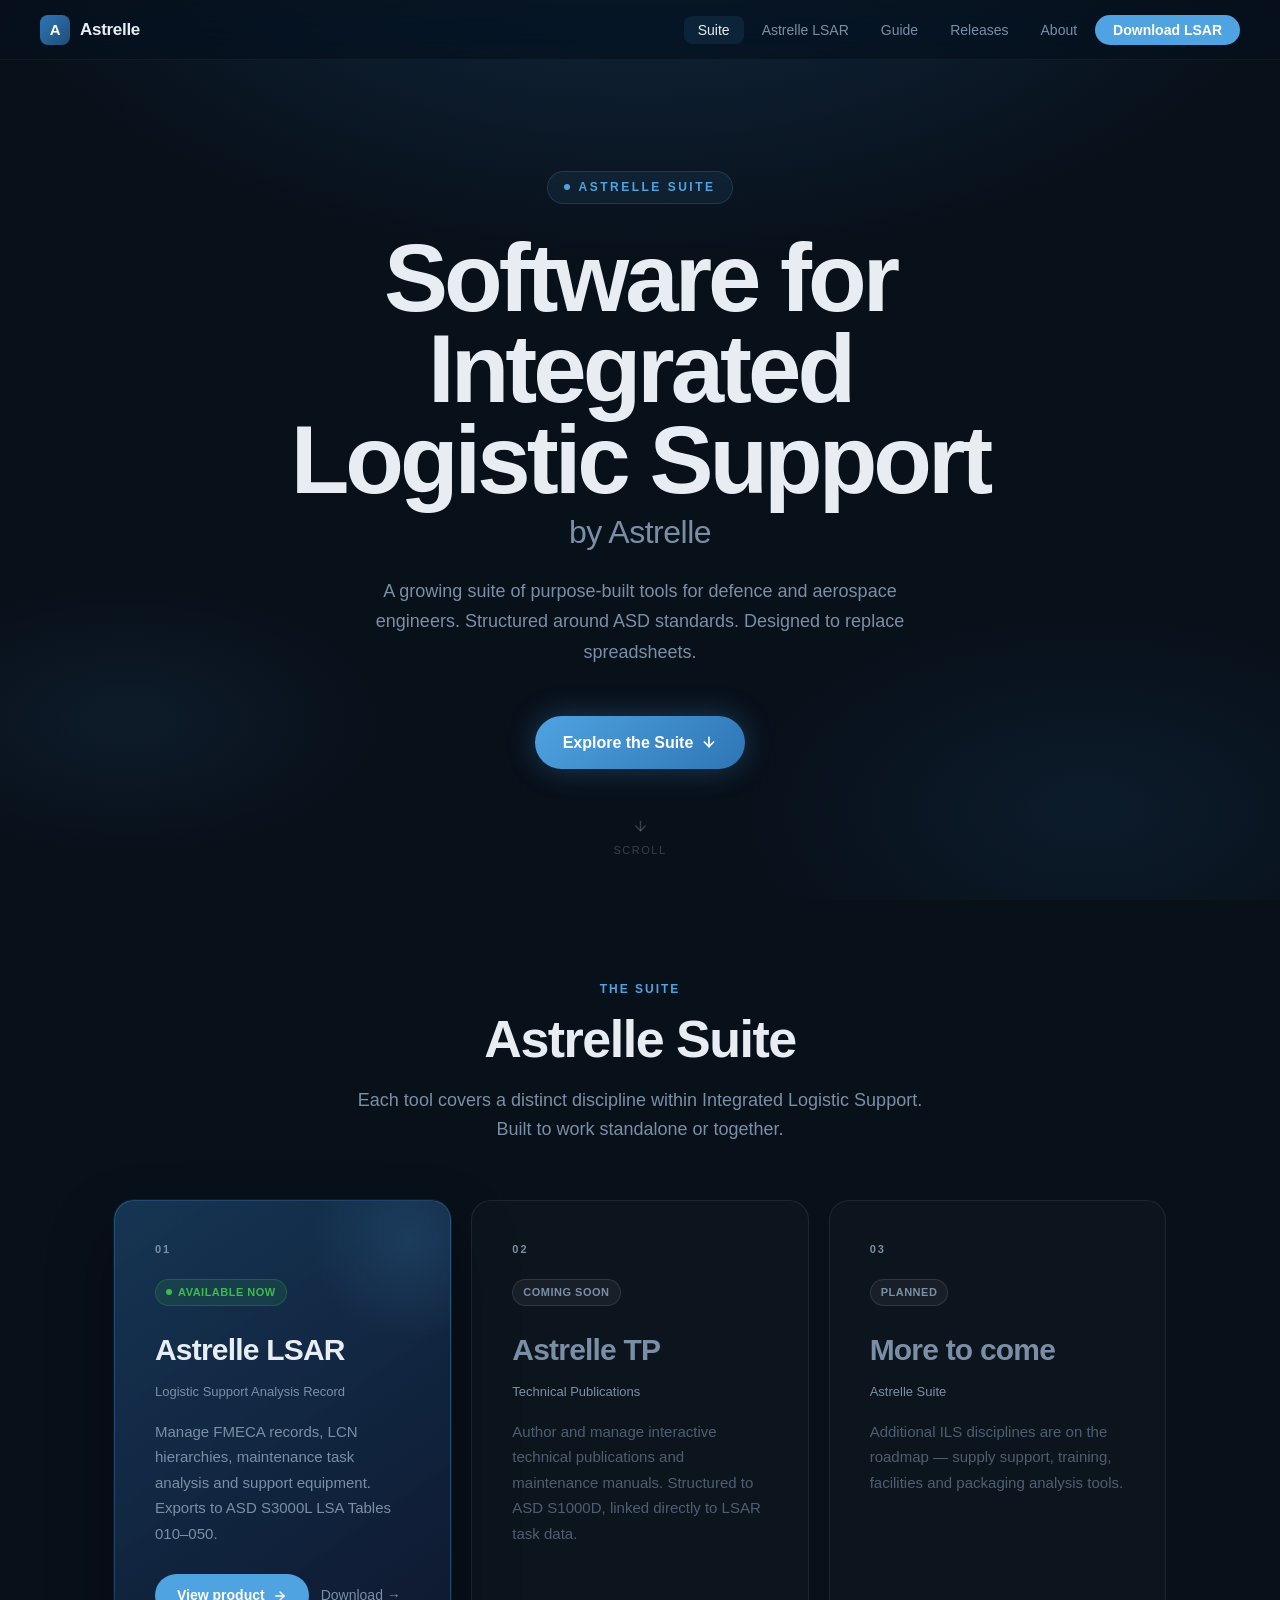
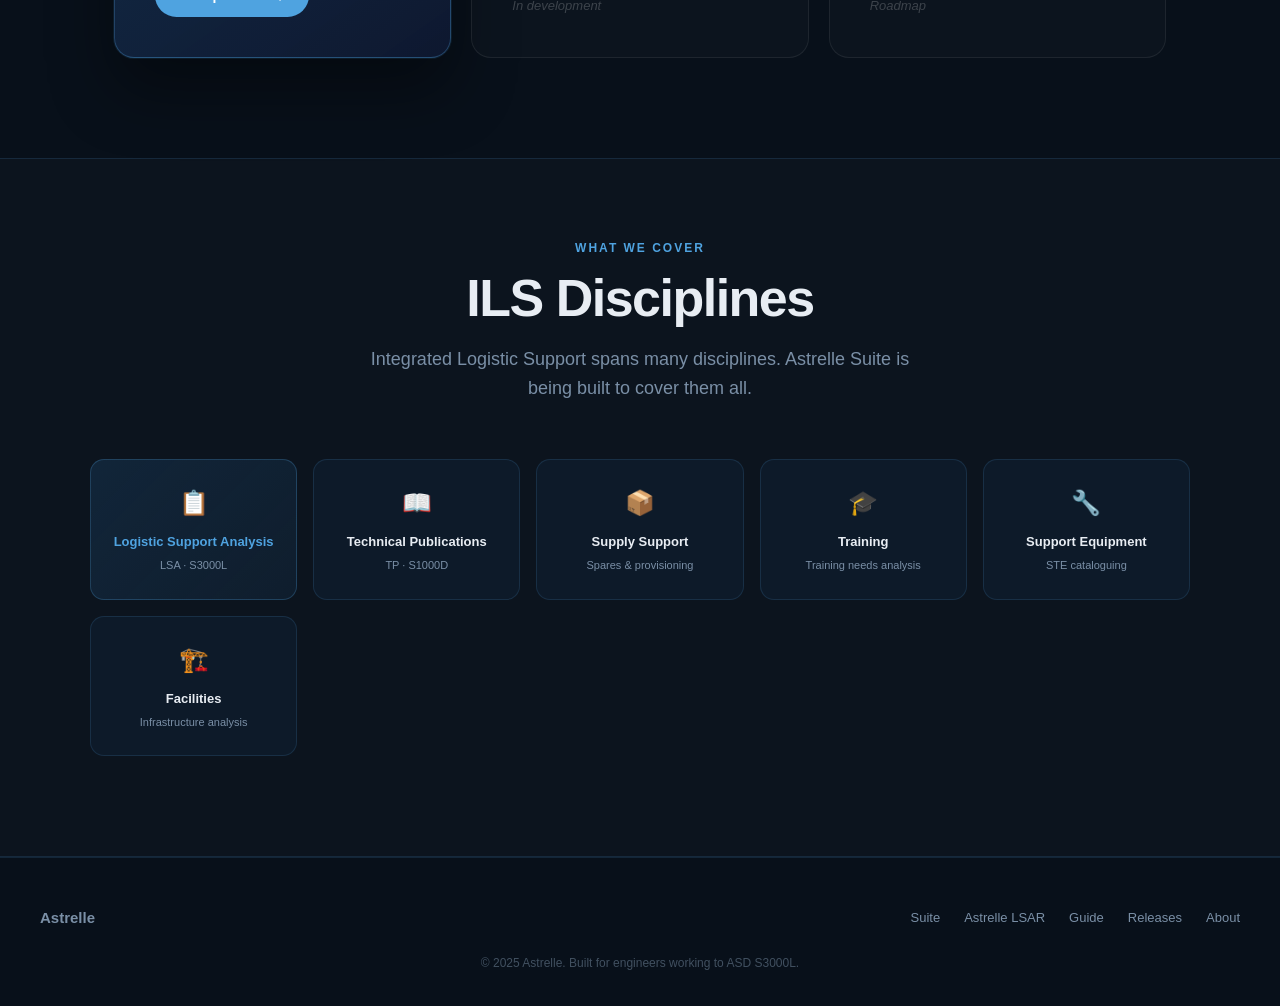
<file: index.html>
<!DOCTYPE html>
<html lang="en">
<head>
  <meta charset="UTF-8">
  <meta name="viewport" content="width=device-width, initial-scale=1.0">
  <title>Astrelle — Software for Integrated Logistic Support</title>
  <link rel="stylesheet" href="css/style.css">
  <style>
    /* ── Suite hero ── */
    .suite-hero {
      min-height: 100vh;
      display: flex; flex-direction: column;
      align-items: center; justify-content: center;
      text-align: center;
      padding: 140px 24px 100px;
      position: relative; overflow: hidden;
    }
    .suite-hero .hero-bg {
      position: absolute; inset: 0; z-index: 0;
      background:
        radial-gradient(ellipse 80% 60% at 50% -10%, rgba(46,117,182,0.25) 0%, transparent 65%),
        radial-gradient(ellipse 50% 40% at 85% 90%, rgba(31,78,121,0.18) 0%, transparent 55%),
        radial-gradient(ellipse 40% 30% at 10% 80%, rgba(79,163,224,0.08) 0%, transparent 50%);
    }
    .suite-hero > * { position: relative; z-index: 1; }

    .suite-eyebrow {
      display: inline-flex; align-items: center; gap: 8px;
      font-size: 12px; font-weight: 700; letter-spacing: 2.5px;
      text-transform: uppercase; color: var(--accent);
      background: rgba(79,163,224,0.08);
      border: 1px solid rgba(79,163,224,0.2);
      padding: 6px 16px; border-radius: 20px;
      margin-bottom: 28px;
    }
    .suite-eyebrow span { width:6px;height:6px;border-radius:50%;background:var(--accent);display:inline-block; }

    .suite-hero h1 {
      font-size: clamp(56px, 9vw, 96px);
      font-weight: 800; letter-spacing: -4px; line-height: 0.95;
      margin-bottom: 28px;
    }
    .suite-hero h1 .brand { color: var(--text); }
    .suite-hero h1 .tagline {
      display: block;
      font-size: clamp(20px, 3vw, 32px);
      font-weight: 400; letter-spacing: -0.5px;
      color: var(--muted); margin-top: 12px;
    }

    .suite-hero .sub {
      font-size: 18px; color: var(--muted); max-width: 560px;
      line-height: 1.7; margin-bottom: 48px;
    }

    .scroll-hint {
      position: absolute; bottom: 40px; left: 50%; transform: translateX(-50%);
      display: flex; flex-direction: column; align-items: center; gap: 8px;
      color: rgba(255,255,255,0.2); font-size: 11px; letter-spacing: 1.5px;
      text-transform: uppercase;
      animation: bob 2s ease-in-out infinite;
    }
    @keyframes bob { 0%,100%{transform:translateX(-50%) translateY(0)} 50%{transform:translateX(-50%) translateY(6px)} }

    /* ── Products grid ── */
    .products-section {
      padding: 80px 24px 100px;
      max-width: 1100px; margin: 0 auto;
    }
    .products-grid {
      display: grid;
      grid-template-columns: repeat(auto-fit, minmax(320px, 1fr));
      gap: 20px;
      margin-top: 56px;
    }

    .product-card {
      position: relative;
      border-radius: 20px;
      padding: 40px;
      display: flex; flex-direction: column;
      min-height: 340px;
      overflow: hidden;
      transition: transform .3s, box-shadow .3s;
    }
    .product-card:hover { transform: translateY(-6px); }

    .product-card.active {
      background: linear-gradient(145deg, rgba(31,78,121,0.6) 0%, rgba(15,25,50,0.9) 100%);
      border: 1px solid rgba(79,163,224,0.3);
      box-shadow: 0 0 0 1px rgba(79,163,224,0.1), 0 32px 64px rgba(0,0,0,0.4);
    }
    .product-card.active:hover {
      box-shadow: 0 0 0 1px rgba(79,163,224,0.25), 0 40px 80px rgba(0,0,0,0.5);
    }
    .product-card.soon {
      background: rgba(255,255,255,0.02);
      border: 1px solid rgba(255,255,255,0.07);
      cursor: default;
    }
    .product-card.soon:hover { transform: none; }

    .product-card-glow {
      position: absolute; top: -60px; right: -60px;
      width: 200px; height: 200px; border-radius: 50%;
      background: radial-gradient(circle, rgba(79,163,224,0.15) 0%, transparent 70%);
      pointer-events: none;
    }

    .product-number {
      font-size: 11px; font-weight: 700; letter-spacing: 2px;
      text-transform: uppercase; color: var(--muted);
      margin-bottom: 20px;
    }
    .product-badge {
      display: inline-flex; align-items: center; gap: 6px;
      font-size: 11px; font-weight: 700; letter-spacing: .5px;
      text-transform: uppercase;
      padding: 4px 10px; border-radius: 20px;
      margin-bottom: 20px; width: fit-content;
    }
    .product-badge.available {
      background: rgba(63,185,80,0.12);
      border: 1px solid rgba(63,185,80,0.25);
      color: #3fb950;
    }
    .product-badge.available::before { content:''; width:6px;height:6px;border-radius:50%;background:#3fb950; }
    .product-badge.coming-soon {
      background: rgba(255,255,255,0.05);
      border: 1px solid rgba(255,255,255,0.1);
      color: var(--muted);
    }

    .product-name {
      font-size: 30px; font-weight: 700; letter-spacing: -0.8px;
      margin-bottom: 8px; color: var(--text);
    }
    .product-full-name {
      font-size: 13px; color: var(--muted); margin-bottom: 16px;
      font-weight: 500;
    }
    .product-desc {
      font-size: 15px; color: var(--muted); line-height: 1.7;
      flex: 1;
    }
    .product-card.soon .product-desc { opacity: .6; }

    .product-action {
      margin-top: 28px;
      display: flex; align-items: center; gap: 12px;
    }
    .product-link {
      display: inline-flex; align-items: center; gap: 8px;
      background: var(--accent);
      color: #fff; font-weight: 600; font-size: 14px;
      padding: 10px 22px; border-radius: 22px;
      transition: all .2s;
    }
    .product-link:hover { background: var(--accent2); transform: translateY(-1px); }
    .product-link-secondary {
      font-size: 14px; color: var(--muted);
      transition: color .2s;
    }
    .product-link-secondary:hover { color: var(--text); }

    /* ── ILS pillars ── */
    .pillars-section {
      padding: 80px 24px 100px;
      background: rgba(255,255,255,0.015);
      border-top: 1px solid var(--border);
      border-bottom: 1px solid var(--border);
    }
    .pillars-inner { max-width: 1100px; margin: 0 auto; }
    .pillars-grid {
      display: grid;
      grid-template-columns: repeat(auto-fit, minmax(180px, 1fr));
      gap: 16px;
      margin-top: 48px;
    }
    .pillar {
      background: var(--glass);
      border: 1px solid var(--border);
      border-radius: 14px;
      padding: 24px 20px;
      text-align: center;
    }
    .pillar-icon { font-size: 24px; margin-bottom: 10px; }
    .pillar-name { font-size: 13px; font-weight: 600; color: var(--text); margin-bottom: 4px; }
    .pillar-abbr { font-size: 11px; color: var(--muted); }
    .pillar.highlight {
      background: linear-gradient(135deg, rgba(31,78,121,0.3), rgba(46,117,182,0.1));
      border-color: rgba(79,163,224,0.25);
    }
    .pillar.highlight .pillar-name { color: var(--accent); }

    @media (max-width: 640px) {
      .products-grid { grid-template-columns: 1fr; }
    }
  </style>
</head>
<body>

<nav class="nav">
  <a href="index.html" class="nav-logo">
    <div class="nav-logo-icon">A</div>
    Astrelle
  </a>
  <ul class="nav-links">
    <li><a href="index.html">Suite</a></li>
    <li><a href="lsar.html">Astrelle LSAR</a></li>
    <li><a href="guide.html">Guide</a></li>
    <li><a href="releases.html">Releases</a></li>
    <li><a href="about.html">About</a></li>
    <li><a href="lsar.html#download" class="nav-cta">Download LSAR</a></li>
  </ul>
</nav>

<!-- Hero -->
<section class="suite-hero">
  <div class="hero-bg"></div>

  <div class="suite-eyebrow reveal"><span></span>Astrelle Suite</div>

  <h1 class="reveal">
    <span class="brand">Software for<br>Integrated<br>Logistic Support</span>
    <span class="tagline">by Astrelle</span>
  </h1>

  <p class="sub reveal">
    A growing suite of purpose-built tools for defence and aerospace engineers. Structured around ASD standards. Designed to replace spreadsheets.
  </p>

  <a href="#products" class="btn btn-primary reveal">
    Explore the Suite
    <svg width="16" height="16" viewBox="0 0 24 24" fill="none" stroke="currentColor" stroke-width="2.5" stroke-linecap="round" stroke-linejoin="round"><line x1="12" y1="5" x2="12" y2="19"/><polyline points="19 12 12 19 5 12"/></svg>
  </a>

  <div class="scroll-hint">
    <svg width="16" height="16" viewBox="0 0 24 24" fill="none" stroke="currentColor" stroke-width="2" stroke-linecap="round" stroke-linejoin="round"><line x1="12" y1="5" x2="12" y2="19"/><polyline points="19 12 12 19 5 12"/></svg>
    Scroll
  </div>
</section>

<!-- Products -->
<section class="products-section" id="products">
  <div class="text-center">
    <p class="section-eyebrow reveal">The Suite</p>
    <h2 class="section-title reveal">Astrelle Suite</h2>
    <p class="section-sub reveal">Each tool covers a distinct discipline within Integrated Logistic Support. Built to work standalone or together.</p>
  </div>

  <div class="products-grid">

    <!-- Astrelle LSAR -->
    <div class="product-card active reveal">
      <div class="product-card-glow"></div>
      <div class="product-number">01</div>
      <div class="product-badge available">Available now</div>
      <div class="product-name">Astrelle LSAR</div>
      <div class="product-full-name">Logistic Support Analysis Record</div>
      <p class="product-desc">Manage FMECA records, LCN hierarchies, maintenance task analysis and support equipment. Exports to ASD S3000L LSA Tables 010–050.</p>
      <div class="product-action">
        <a href="lsar.html" class="product-link">
          View product
          <svg width="14" height="14" viewBox="0 0 24 24" fill="none" stroke="currentColor" stroke-width="2.5" stroke-linecap="round" stroke-linejoin="round"><line x1="5" y1="12" x2="19" y2="12"/><polyline points="12 5 19 12 12 19"/></svg>
        </a>
        <a href="lsar.html#download" class="product-link-secondary">Download →</a>
      </div>
    </div>

    <!-- Astrelle TP -->
    <div class="product-card soon reveal reveal-delay-1">
      <div class="product-number">02</div>
      <div class="product-badge coming-soon">Coming soon</div>
      <div class="product-name" style="color:var(--muted);">Astrelle TP</div>
      <div class="product-full-name">Technical Publications</div>
      <p class="product-desc">Author and manage interactive technical publications and maintenance manuals. Structured to ASD S1000D, linked directly to LSAR task data.</p>
      <div class="product-action">
        <span style="font-size:13px; color:rgba(255,255,255,0.2); font-style:italic;">In development</span>
      </div>
    </div>

    <!-- Placeholder 03 -->
    <div class="product-card soon reveal reveal-delay-2">
      <div class="product-number">03</div>
      <div class="product-badge coming-soon">Planned</div>
      <div class="product-name" style="color:var(--muted);">More to come</div>
      <div class="product-full-name">Astrelle Suite</div>
      <p class="product-desc">Additional ILS disciplines are on the roadmap — supply support, training, facilities and packaging analysis tools.</p>
      <div class="product-action">
        <span style="font-size:13px; color:rgba(255,255,255,0.2); font-style:italic;">Roadmap</span>
      </div>
    </div>

  </div>
</section>

<!-- ILS Pillars -->
<section class="pillars-section">
  <div class="pillars-inner">
    <div class="text-center">
      <p class="section-eyebrow reveal">What we cover</p>
      <h2 class="section-title reveal">ILS Disciplines</h2>
      <p class="section-sub reveal">Integrated Logistic Support spans many disciplines. Astrelle Suite is being built to cover them all.</p>
    </div>
    <div class="pillars-grid">
      <div class="pillar highlight reveal">
        <div class="pillar-icon">📋</div>
        <div class="pillar-name">Logistic Support Analysis</div>
        <div class="pillar-abbr">LSA · S3000L</div>
      </div>
      <div class="pillar reveal reveal-delay-1">
        <div class="pillar-icon">📖</div>
        <div class="pillar-name">Technical Publications</div>
        <div class="pillar-abbr">TP · S1000D</div>
      </div>
      <div class="pillar reveal reveal-delay-2">
        <div class="pillar-icon">📦</div>
        <div class="pillar-name">Supply Support</div>
        <div class="pillar-abbr">Spares & provisioning</div>
      </div>
      <div class="pillar reveal reveal-delay-3">
        <div class="pillar-icon">🎓</div>
        <div class="pillar-name">Training</div>
        <div class="pillar-abbr">Training needs analysis</div>
      </div>
      <div class="pillar reveal reveal-delay-1">
        <div class="pillar-icon">🔧</div>
        <div class="pillar-name">Support Equipment</div>
        <div class="pillar-abbr">STE cataloguing</div>
      </div>
      <div class="pillar reveal reveal-delay-2">
        <div class="pillar-icon">🏗️</div>
        <div class="pillar-name">Facilities</div>
        <div class="pillar-abbr">Infrastructure analysis</div>
      </div>
    </div>
  </div>
</section>

<footer>
  <div class="footer-logo">Astrelle</div>
  <div class="footer-links">
    <a href="index.html">Suite</a>
    <a href="lsar.html">Astrelle LSAR</a>
    <a href="guide.html">Guide</a>
    <a href="releases.html">Releases</a>
    <a href="about.html">About</a>
  </div>
  <p class="footer-copy">© 2025 Astrelle. Built for engineers working to ASD S3000L.</p>
</footer>

<script src="js/main.js"></script>
</body>
</html>
</file>
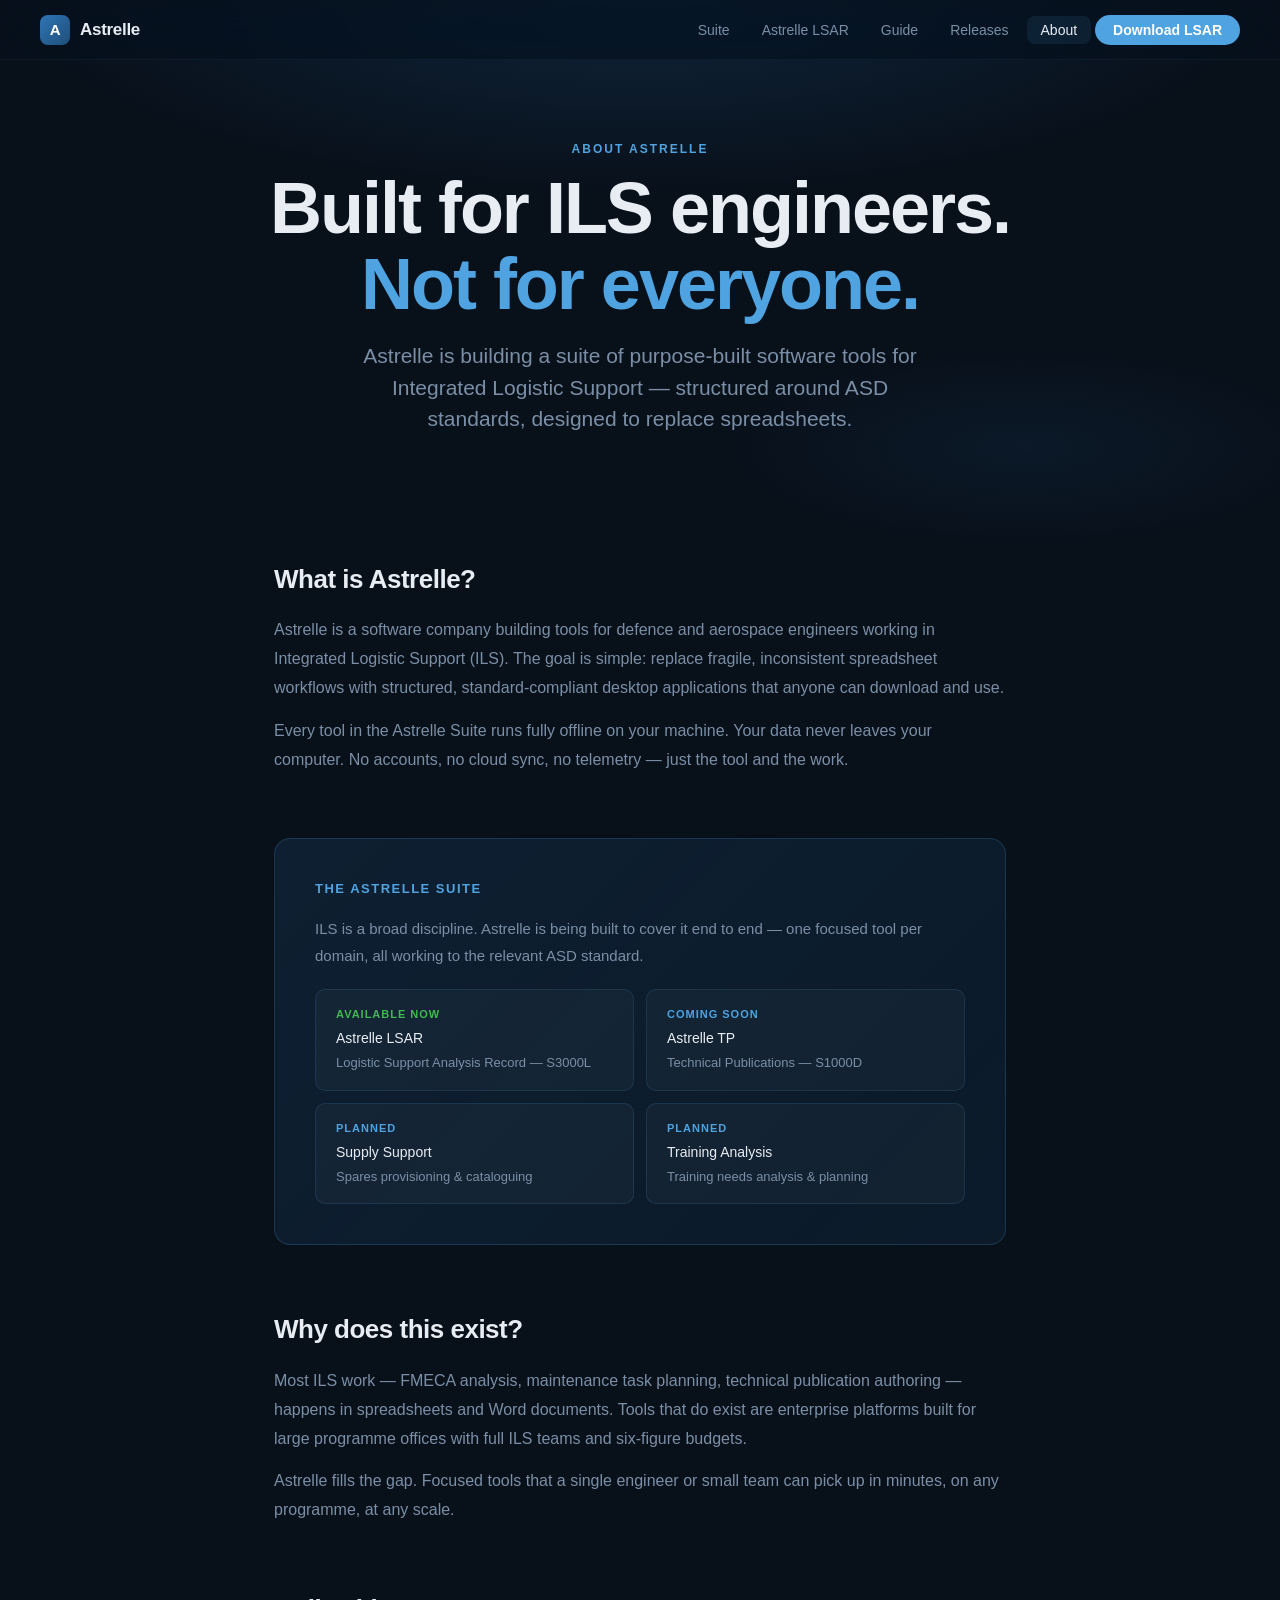
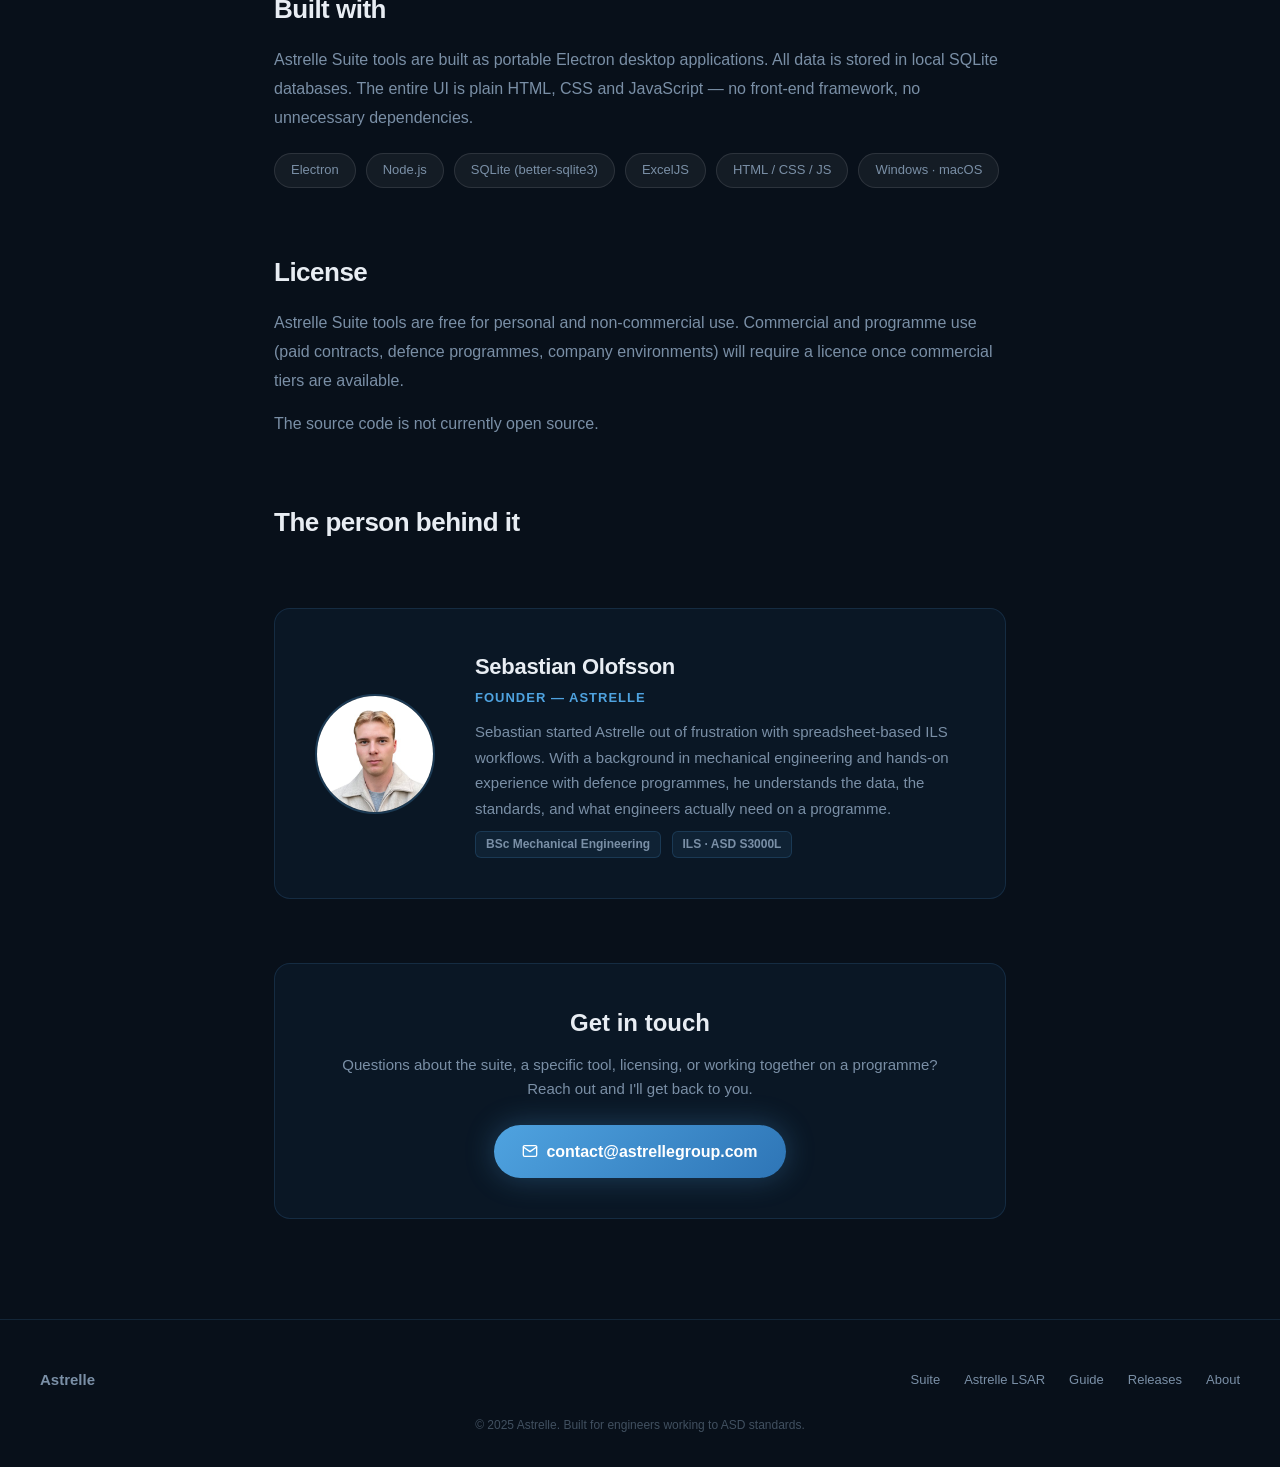
<file: about.html>
<!DOCTYPE html>
<html lang="en">
<head>
  <meta charset="UTF-8">
  <meta name="viewport" content="width=device-width, initial-scale=1.0">
  <title>Astrelle — About</title>
  <link rel="stylesheet" href="css/style.css">
  <style>
    .about-hero {
      min-height: 60vh;
      display: flex; flex-direction: column;
      align-items: center; justify-content: center;
      text-align: center;
      padding: 140px 24px 80px;
      position: relative; overflow: hidden;
    }
    .about-hero .hero-bg { position: absolute; inset: 0; z-index: 0;
      background:
        radial-gradient(ellipse 70% 50% at 50% 0%, rgba(46,117,182,0.2) 0%, transparent 70%),
        radial-gradient(ellipse 40% 30% at 80% 80%, rgba(31,78,121,0.15) 0%, transparent 60%);
    }
    .about-hero > * { position: relative; z-index: 1; }

    .about-body {
      max-width: 780px;
      margin: 0 auto;
      padding: 0 24px 100px;
    }

    .about-section { margin-bottom: 64px; }
    .about-section h2 {
      font-size: 26px; font-weight: 700; letter-spacing: -0.5px;
      margin-bottom: 16px; color: var(--text);
    }
    .about-section p {
      font-size: 16px; color: var(--muted); line-height: 1.8;
      margin-bottom: 14px;
    }

    .standard-card {
      background: linear-gradient(135deg, rgba(31,78,121,0.25), rgba(46,117,182,0.1));
      border: 1px solid rgba(79,163,224,0.2);
      border-radius: var(--radius);
      padding: 40px;
      margin-bottom: 64px;
    }
    .standard-card h3 {
      font-size: 13px; font-weight: 700; letter-spacing: 1.5px;
      text-transform: uppercase; color: var(--accent);
      margin-bottom: 16px;
    }
    .standard-card p { font-size: 15px; color: var(--muted); line-height: 1.75; }
    .standard-card strong { color: var(--text); }

    .table-list {
      display: grid; grid-template-columns: repeat(2, 1fr); gap: 12px;
      margin-top: 20px;
    }
    .table-item {
      background: rgba(255,255,255,0.03);
      border: 1px solid var(--border);
      border-radius: 10px;
      padding: 16px 20px;
    }
    .table-item .t-num {
      font-size: 11px; font-weight: 700; letter-spacing: 1px;
      text-transform: uppercase; color: var(--accent); margin-bottom: 4px;
    }
    .table-item .t-name { font-size: 14px; color: var(--text); font-weight: 500; }
    .table-item .t-desc { font-size: 13px; color: var(--muted); margin-top: 3px; }

    .tech-stack {
      display: flex; flex-wrap: wrap; gap: 10px;
      margin-top: 20px;
    }
    .tech-pill {
      background: rgba(255,255,255,0.05);
      border: 1px solid rgba(255,255,255,0.1);
      border-radius: 20px;
      padding: 6px 16px;
      font-size: 13px; color: var(--muted);
      transition: all .2s;
    }
    .tech-pill:hover { border-color: rgba(79,163,224,0.3); color: var(--text); }

    .founder-card {
      display: flex; align-items: center; gap: 40px;
      background: var(--glass);
      border: 1px solid var(--border);
      border-radius: var(--radius);
      padding: 40px;
      margin-bottom: 64px;
    }
    .founder-photo {
      width: 120px; height: 120px; border-radius: 50%; flex-shrink: 0;
      object-fit: cover; object-position: top;
      border: 2px solid rgba(79,163,224,0.25);
    }
    .founder-info h3 {
      font-size: 22px; font-weight: 700; letter-spacing: -0.3px;
      margin-bottom: 4px; color: var(--text);
    }
    .founder-info .founder-title {
      font-size: 13px; color: var(--accent); font-weight: 600;
      text-transform: uppercase; letter-spacing: 1px; margin-bottom: 10px;
    }
    .founder-info p {
      font-size: 15px; color: var(--muted); line-height: 1.7; margin-bottom: 0;
    }
    .founder-badge {
      display: inline-block;
      background: rgba(79,163,224,0.08);
      border: 1px solid rgba(79,163,224,0.18);
      border-radius: 6px;
      padding: 3px 10px;
      font-size: 12px; font-weight: 600; color: var(--muted);
      margin-right: 6px; margin-top: 10px;
    }

    .contact-card {
      background: var(--glass);
      border: 1px solid var(--border);
      border-radius: var(--radius);
      padding: 40px;
      text-align: center;
    }
    .contact-card h2 { font-size: 24px; font-weight: 700; margin-bottom: 10px; }
    .contact-card p { font-size: 15px; color: var(--muted); margin-bottom: 24px; line-height: 1.6; }

    @media (max-width: 600px) {
      .founder-card { flex-direction: column; align-items: flex-start; gap: 24px; }
    }

    @media (max-width: 600px) {
      .table-list { grid-template-columns: 1fr; }
    }
  </style>
</head>
<body>

<nav class="nav">
  <a href="index.html" class="nav-logo">
    <div class="nav-logo-icon">A</div>
    Astrelle
  </a>
  <ul class="nav-links">
    <li><a href="index.html">Suite</a></li>
    <li><a href="lsar.html">Astrelle LSAR</a></li>
    <li><a href="guide.html">Guide</a></li>
    <li><a href="releases.html">Releases</a></li>
    <li><a href="about.html">About</a></li>
    <li><a href="lsar.html#download" class="nav-cta">Download LSAR</a></li>
  </ul>
</nav>

<!-- Hero -->
<section class="about-hero">
  <div class="hero-bg"></div>
  <p class="section-eyebrow reveal">About Astrelle</p>
  <h1 style="font-size:clamp(40px,7vw,72px); font-weight:700; letter-spacing:-2px; line-height:1.05; margin-bottom:18px;">
    Built for ILS engineers.<br><span style="color:var(--accent);">Not for everyone.</span>
  </h1>
  <p class="hero-sub reveal" style="max-width:580px;">
    Astrelle is building a suite of purpose-built software tools for Integrated Logistic Support — structured around ASD standards, designed to replace spreadsheets.
  </p>
</section>

<div class="about-body">

  <!-- What is Astrelle -->
  <div class="about-section reveal">
    <h2>What is Astrelle?</h2>
    <p>Astrelle is a software company building tools for defence and aerospace engineers working in Integrated Logistic Support (ILS). The goal is simple: replace fragile, inconsistent spreadsheet workflows with structured, standard-compliant desktop applications that anyone can download and use.</p>
    <p>Every tool in the Astrelle Suite runs fully offline on your machine. Your data never leaves your computer. No accounts, no cloud sync, no telemetry — just the tool and the work.</p>
  </div>

  <!-- The suite -->
  <div class="standard-card reveal">
    <h3>The Astrelle Suite</h3>
    <p>ILS is a broad discipline. Astrelle is being built to cover it end to end — one focused tool per domain, all working to the relevant ASD standard.</p>
    <div class="table-list" style="margin-top:20px;">
      <div class="table-item">
        <div class="t-num" style="color:#3fb950;">Available now</div>
        <div class="t-name">Astrelle LSAR</div>
        <div class="t-desc">Logistic Support Analysis Record — S3000L</div>
      </div>
      <div class="table-item">
        <div class="t-num">Coming soon</div>
        <div class="t-name">Astrelle TP</div>
        <div class="t-desc">Technical Publications — S1000D</div>
      </div>
      <div class="table-item">
        <div class="t-num">Planned</div>
        <div class="t-name">Supply Support</div>
        <div class="t-desc">Spares provisioning & cataloguing</div>
      </div>
      <div class="table-item">
        <div class="t-num">Planned</div>
        <div class="t-name">Training Analysis</div>
        <div class="t-desc">Training needs analysis & planning</div>
      </div>
    </div>
  </div>

  <!-- Why -->
  <div class="about-section reveal">
    <h2>Why does this exist?</h2>
    <p>Most ILS work — FMECA analysis, maintenance task planning, technical publication authoring — happens in spreadsheets and Word documents. Tools that do exist are enterprise platforms built for large programme offices with full ILS teams and six-figure budgets.</p>
    <p>Astrelle fills the gap. Focused tools that a single engineer or small team can pick up in minutes, on any programme, at any scale.</p>
  </div>

  <!-- Built with -->
  <div class="about-section reveal">
    <h2>Built with</h2>
    <p>Astrelle Suite tools are built as portable Electron desktop applications. All data is stored in local SQLite databases. The entire UI is plain HTML, CSS and JavaScript — no front-end framework, no unnecessary dependencies.</p>
    <div class="tech-stack">
      <span class="tech-pill">Electron</span>
      <span class="tech-pill">Node.js</span>
      <span class="tech-pill">SQLite (better-sqlite3)</span>
      <span class="tech-pill">ExcelJS</span>
      <span class="tech-pill">HTML / CSS / JS</span>
      <span class="tech-pill">Windows · macOS</span>
    </div>
  </div>

  <!-- License -->
  <div class="about-section reveal">
    <h2>License</h2>
    <p>Astrelle Suite tools are free for personal and non-commercial use. Commercial and programme use (paid contracts, defence programmes, company environments) will require a licence once commercial tiers are available.</p>
    <p>The source code is not currently open source.</p>
  </div>

  <!-- Founder -->
  <div class="about-section reveal">
    <h2>The person behind it</h2>
  </div>
  <div class="founder-card reveal">
    <img src="img/sebastian.jpg" alt="Sebastian Olofsson" class="founder-photo">
    <div class="founder-info">
      <h3>Sebastian Olofsson</h3>
      <div class="founder-title">Founder — Astrelle</div>
      <p>Sebastian started Astrelle out of frustration with spreadsheet-based ILS workflows. With a background in mechanical engineering and hands-on experience with defence programmes, he understands the data, the standards, and what engineers actually need on a programme.</p>
      <div>
        <span class="founder-badge">BSc Mechanical Engineering</span>
        <span class="founder-badge">ILS · ASD S3000L</span>
      </div>
    </div>
  </div>

  <!-- Contact -->
  <div class="contact-card reveal">
    <h2>Get in touch</h2>
    <p>Questions about the suite, a specific tool, licensing, or working together on a programme?<br>Reach out and I'll get back to you.</p>
    <a href="mailto:contact@astrellegroup.com" class="btn btn-primary" style="display:inline-flex;">
      <svg width="16" height="16" viewBox="0 0 24 24" fill="none" stroke="currentColor" stroke-width="2" stroke-linecap="round" stroke-linejoin="round"><path d="M4 4h16c1.1 0 2 .9 2 2v12c0 1.1-.9 2-2 2H4c-1.1 0-2-.9-2-2V6c0-1.1.9-2 2-2z"/><polyline points="22,6 12,13 2,6"/></svg>
      contact@astrellegroup.com
    </a>
  </div>

</div>

<footer>
  <div class="footer-logo">Astrelle</div>
  <div class="footer-links">
    <a href="index.html">Suite</a>
    <a href="lsar.html">Astrelle LSAR</a>
    <a href="guide.html">Guide</a>
    <a href="releases.html">Releases</a>
    <a href="about.html">About</a>
  </div>
  <p class="footer-copy">© 2025 Astrelle. Built for engineers working to ASD standards.</p>
</footer>

<script src="js/main.js"></script>
</body>
</html>
</file>
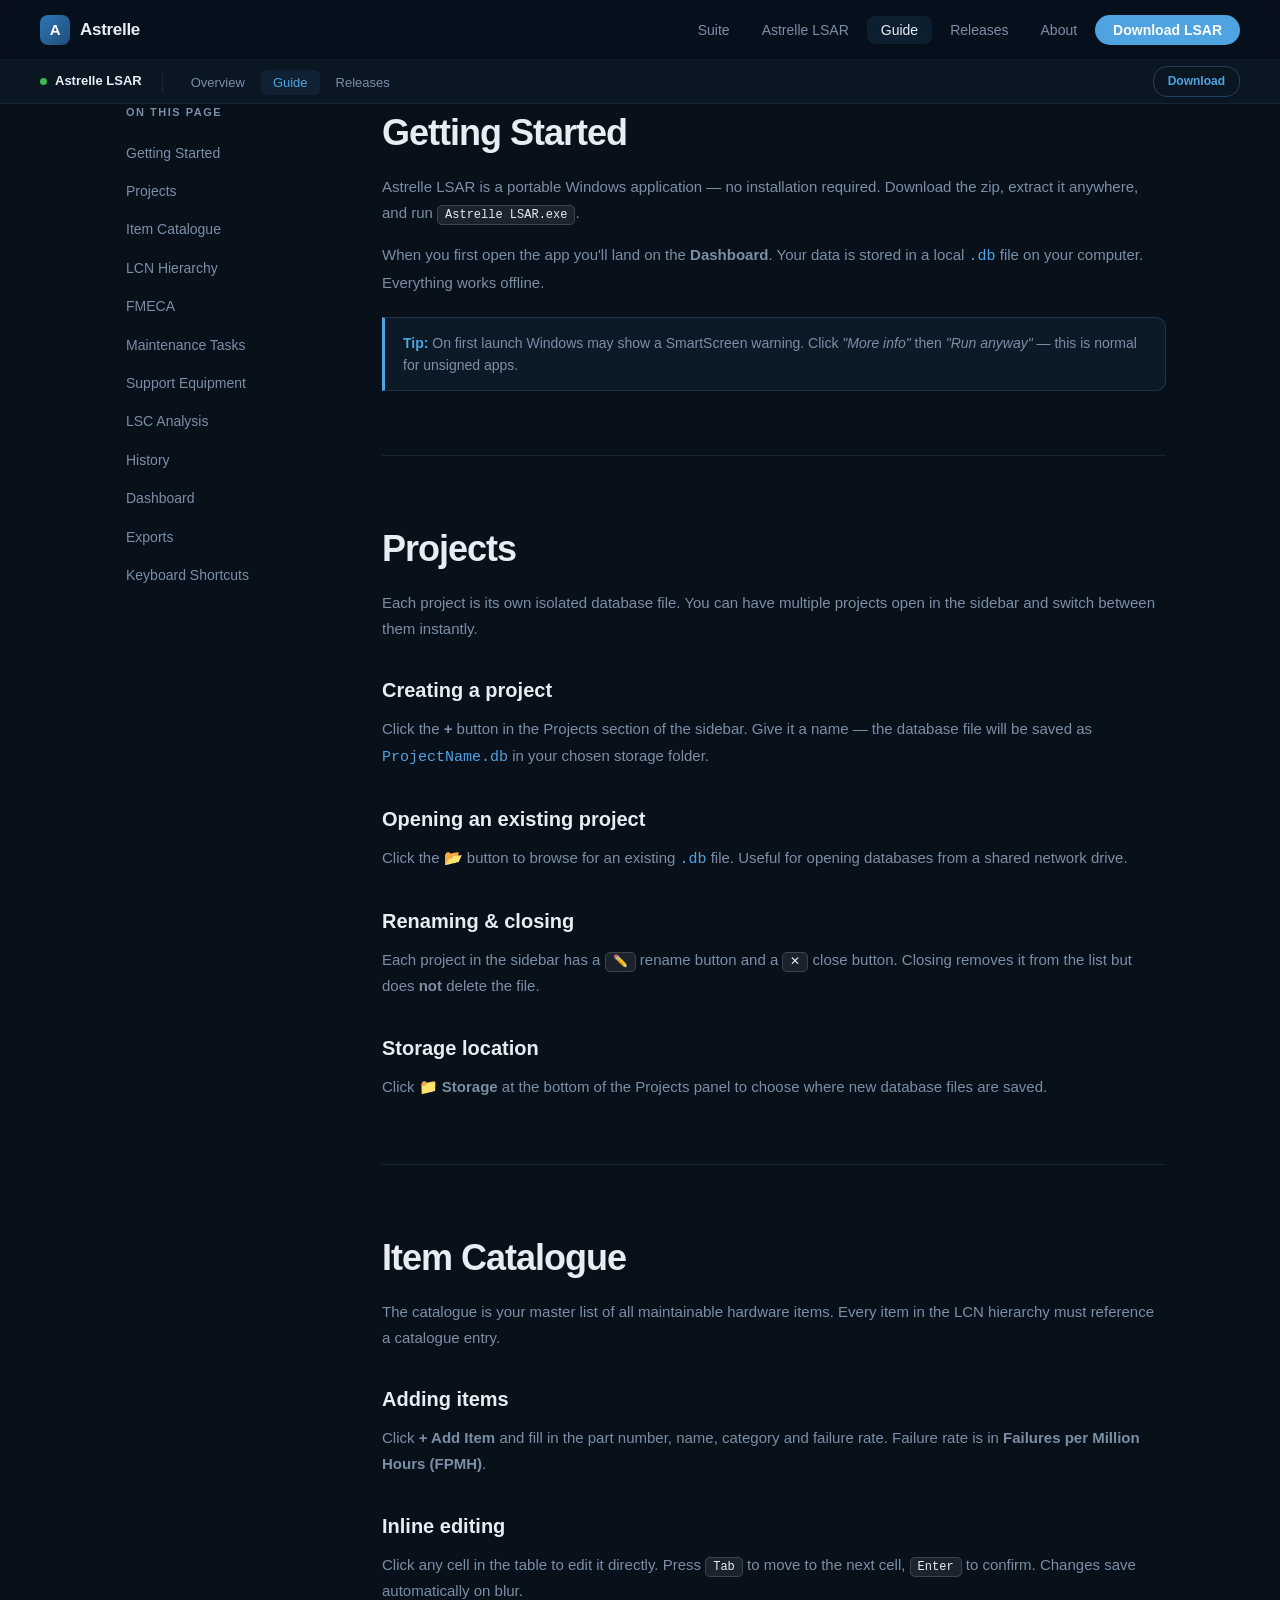
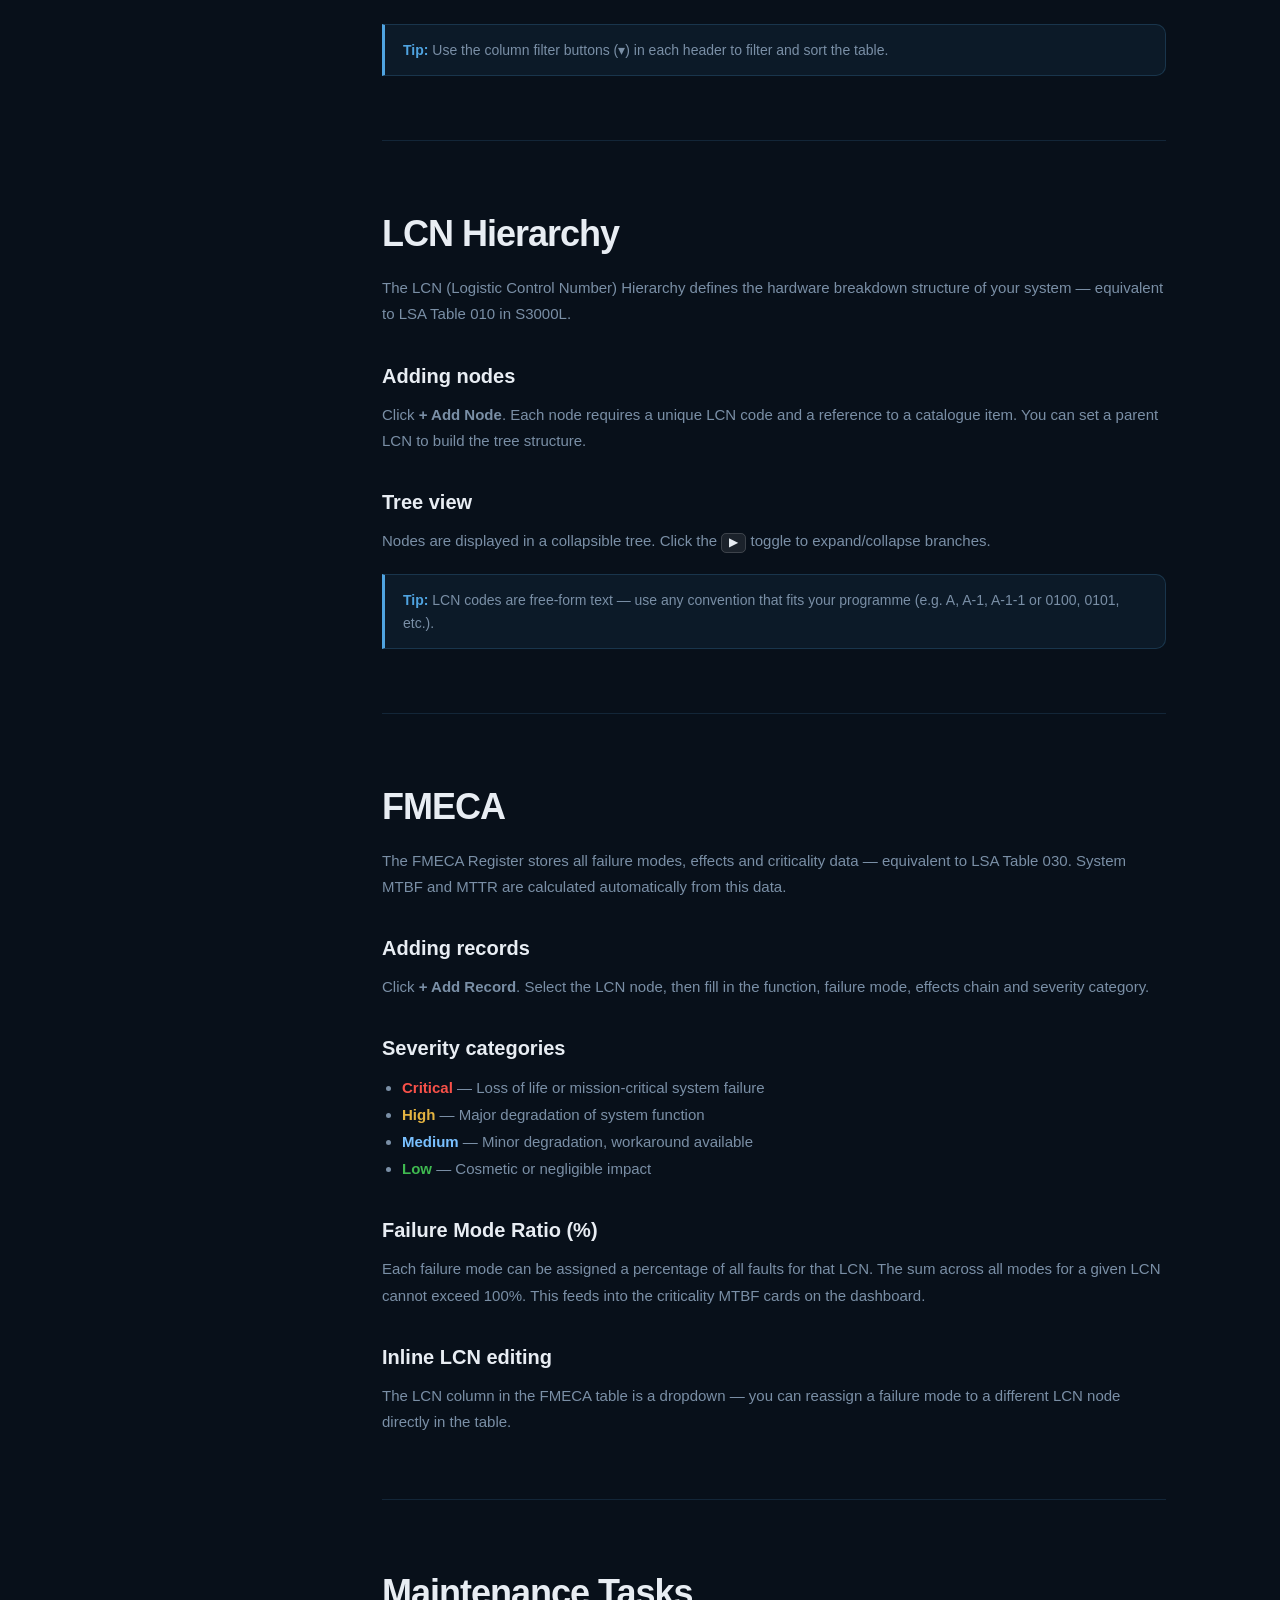
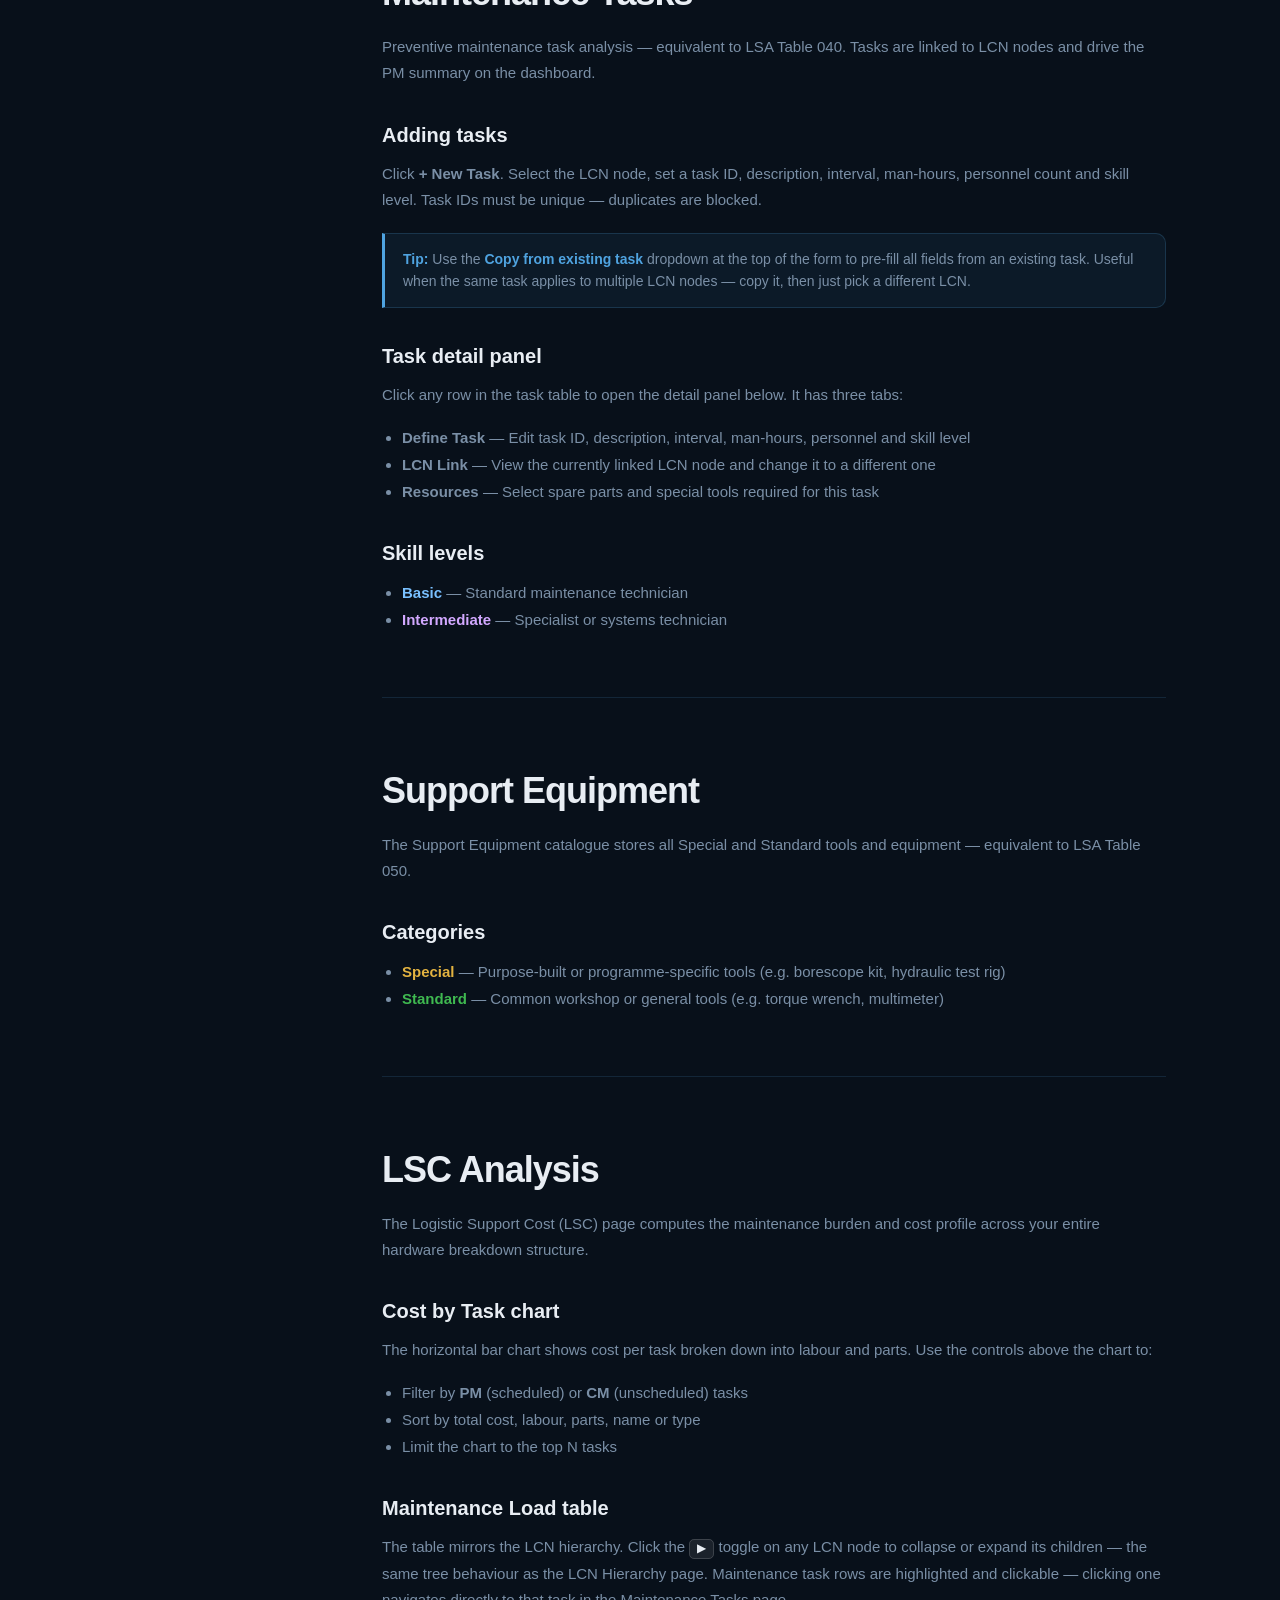
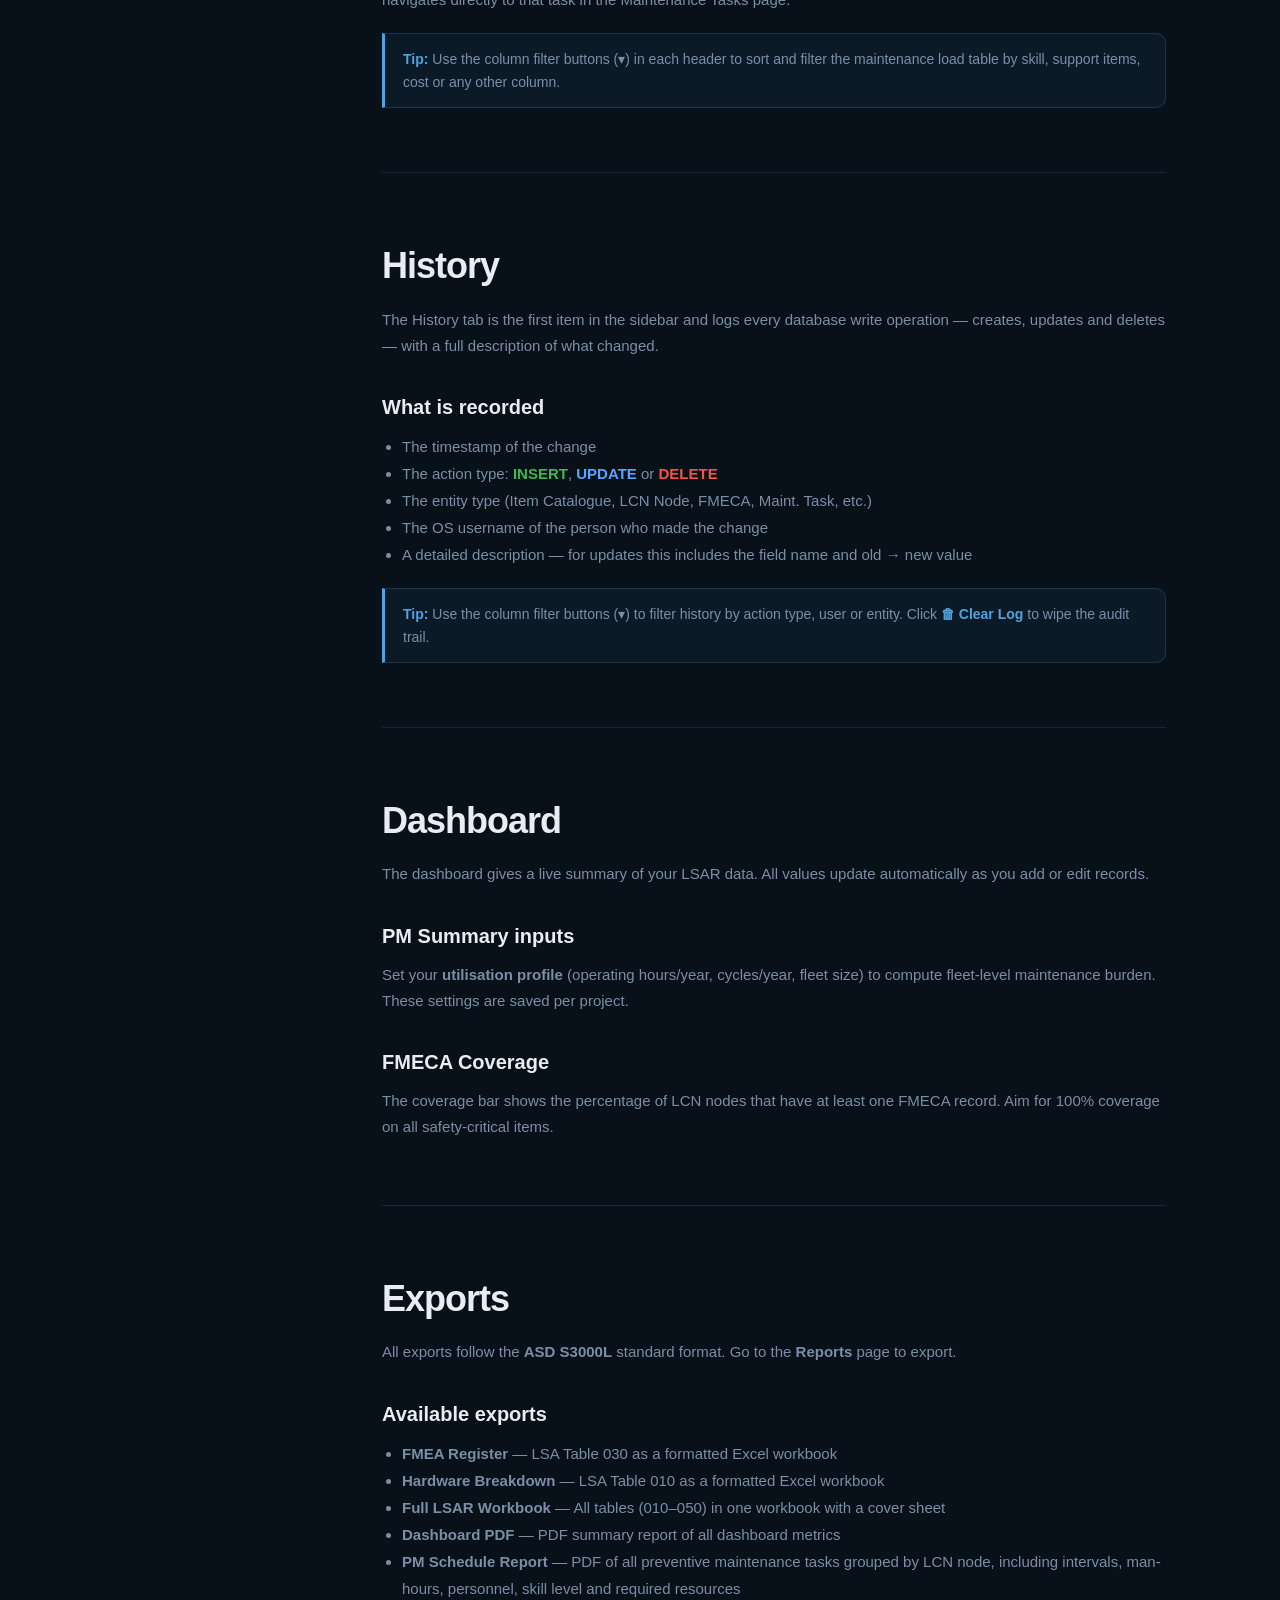
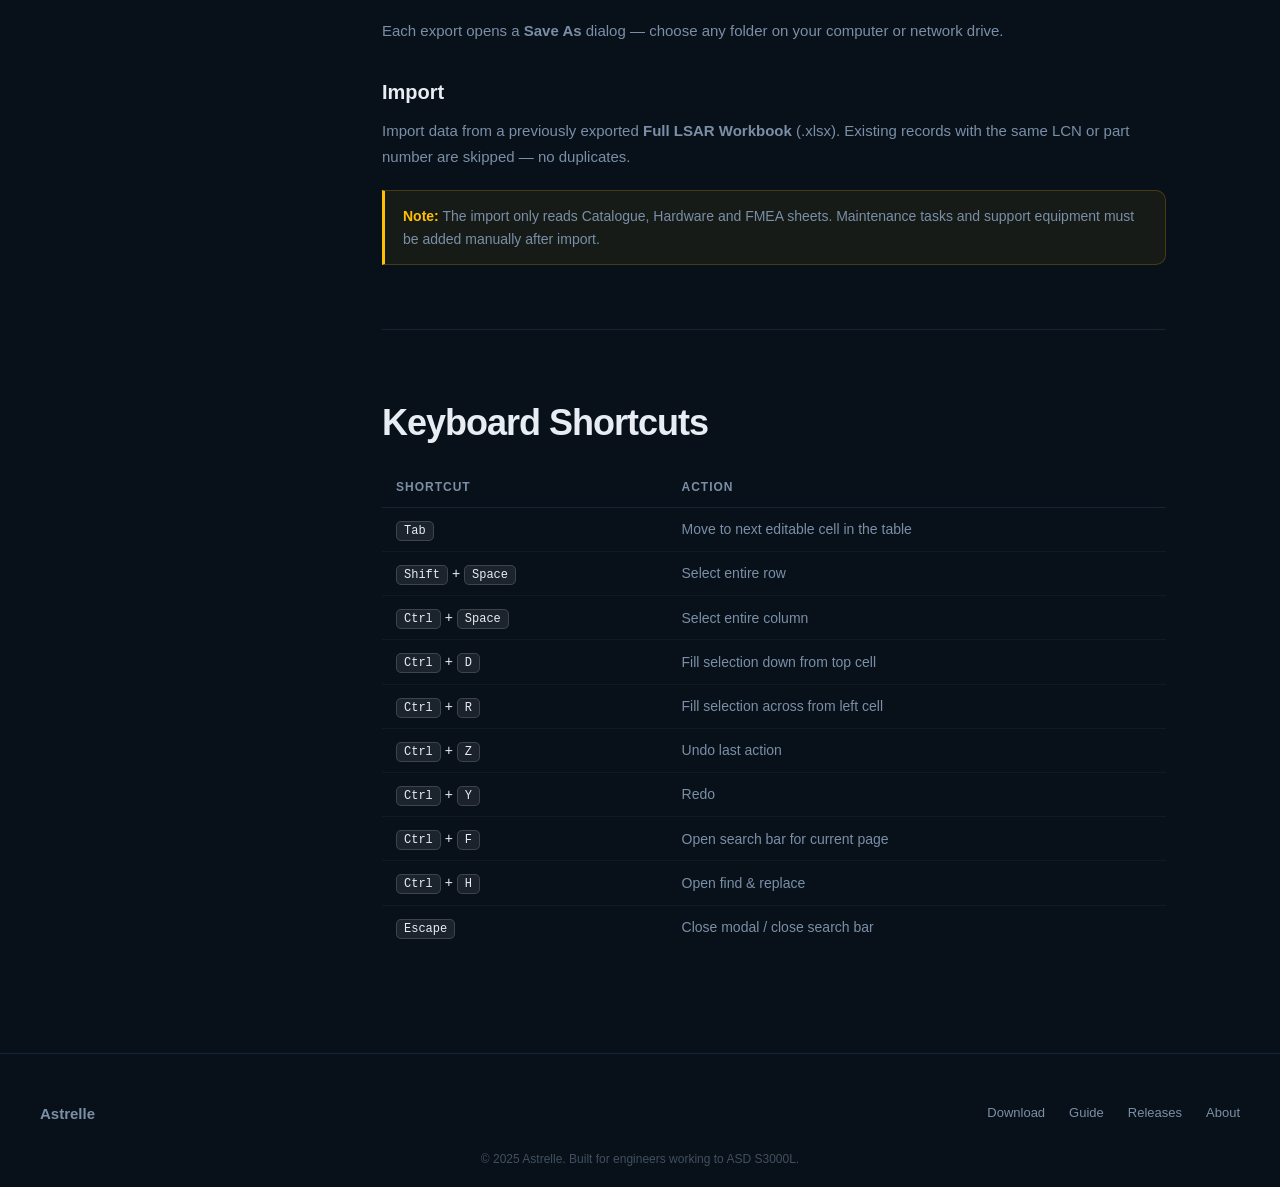
<file: guide.html>
<!DOCTYPE html>
<html lang="en">
<head>
  <meta charset="UTF-8">
  <meta name="viewport" content="width=device-width, initial-scale=1.0">
  <title>Astrelle LSAR — Guide</title>
  <link rel="stylesheet" href="css/style.css">
  <style>
    .guide-layout {
      display: grid;
      grid-template-columns: 220px 1fr;
      gap: 48px;
      max-width: 1100px;
      margin: 0 auto;
      padding: 120px 24px 80px;
      align-items: start;
    }
    .guide-sidebar {
      position: sticky; top: 80px;
    }
    .guide-sidebar h4 {
      font-size: 11px; font-weight: 700; letter-spacing: 1.5px;
      text-transform: uppercase; color: var(--muted);
      margin-bottom: 12px; padding: 0 12px;
    }
    .guide-sidebar ul { list-style: none; }
    .guide-sidebar li a {
      display: block; padding: 8px 12px; border-radius: 8px;
      font-size: 14px; color: var(--muted);
      transition: all .2s;
    }
    .guide-sidebar li a:hover { color: var(--text); background: rgba(79,163,224,0.08); }
    .guide-sidebar li a.active { color: var(--accent); background: rgba(79,163,224,0.1); font-weight: 500; }

    .guide-content h2 {
      font-size: 36px; font-weight: 700; letter-spacing: -1px;
      margin-bottom: 12px; margin-top: 64px; padding-top: 64px;
      border-top: 1px solid var(--border);
      color: var(--text);
    }
    .guide-content h2:first-child { margin-top: 0; padding-top: 0; border-top: none; }
    .guide-content h3 { font-size: 20px; font-weight: 600; margin: 32px 0 10px; color: var(--text); }
    .guide-content p  { font-size: 15px; color: var(--muted); line-height: 1.75; margin-bottom: 16px; }
    .guide-content ul, .guide-content ol {
      padding-left: 20px; color: var(--muted); font-size: 15px;
      line-height: 1.8; margin-bottom: 16px;
    }

    .tip {
      background: rgba(79,163,224,0.07);
      border: 1px solid rgba(79,163,224,0.2);
      border-left: 3px solid var(--accent);
      border-radius: 0 10px 10px 0;
      padding: 14px 18px;
      font-size: 14px; color: var(--muted);
      margin: 20px 0;
      line-height: 1.6;
    }
    .tip strong { color: var(--accent); }

    .warn {
      background: rgba(255,192,0,0.06);
      border: 1px solid rgba(255,192,0,0.2);
      border-left: 3px solid var(--gold);
      border-radius: 0 10px 10px 0;
      padding: 14px 18px;
      font-size: 14px; color: var(--muted);
      margin: 20px 0;
    }
    .warn strong { color: var(--gold); }

    kbd {
      background: rgba(255,255,255,0.08);
      border: 1px solid rgba(255,255,255,0.15);
      border-radius: 5px;
      padding: 2px 7px;
      font-size: 12px; font-family: monospace;
      color: var(--text);
    }

    .shortcut-table { width: 100%; border-collapse: collapse; margin: 16px 0 24px; }
    .shortcut-table th {
      text-align: left; padding: 10px 14px;
      font-size: 12px; font-weight: 700; letter-spacing: 1px; text-transform: uppercase;
      color: var(--muted); border-bottom: 1px solid var(--border);
    }
    .shortcut-table td {
      padding: 10px 14px; font-size: 14px; color: var(--muted);
      border-bottom: 1px solid rgba(255,255,255,0.04);
    }
    .shortcut-table td:first-child { color: var(--text); font-weight: 500; }
    .shortcut-table tr:last-child td { border-bottom: none; }

    .feature-tag {
      display: inline-block;
      background: rgba(46,117,182,0.15);
      border: 1px solid rgba(79,163,224,0.2);
      color: var(--accent);
      font-size: 11px; font-weight: 700; letter-spacing: .5px;
      padding: 2px 8px; border-radius: 4px;
      text-transform: uppercase;
      margin-right: 6px; vertical-align: middle;
    }

    @media (max-width: 768px) {
      .guide-layout { grid-template-columns: 1fr; padding: 100px 20px 60px; }
      .guide-sidebar { display: none; }
    }
  </style>
</head>
<body>

<nav class="nav">
  <a href="index.html" class="nav-logo">
    <div class="nav-logo-icon">A</div>
    Astrelle
  </a>
  <ul class="nav-links">
    <li><a href="index.html">Suite</a></li>
    <li><a href="lsar.html">Astrelle LSAR</a></li>
    <li><a href="guide.html">Guide</a></li>
    <li><a href="releases.html">Releases</a></li>
    <li><a href="about.html">About</a></li>
    <li><a href="lsar.html#download" class="nav-cta">Download LSAR</a></li>
  </ul>
</nav>

<nav class="product-nav">
  <div class="product-nav-label">
    <span class="pnav-dot"></span>
    Astrelle LSAR
  </div>
  <ul class="product-nav-links">
    <li><a href="lsar.html">Overview</a></li>
    <li><a href="guide.html" class="active">Guide</a></li>
    <li><a href="releases.html">Releases</a></li>
  </ul>
  <a href="lsar.html#download" class="product-nav-cta">Download</a>
</nav>

<div class="guide-layout has-product-nav">

  <!-- Sidebar -->
  <aside class="guide-sidebar">
    <h4>On this page</h4>
    <ul>
      <li><a href="#getting-started">Getting Started</a></li>
      <li><a href="#projects">Projects</a></li>
      <li><a href="#catalogue">Item Catalogue</a></li>
      <li><a href="#lcn">LCN Hierarchy</a></li>
      <li><a href="#fmeca">FMECA</a></li>
      <li><a href="#tasks">Maintenance Tasks</a></li>
      <li><a href="#support">Support Equipment</a></li>
      <li><a href="#lsc">LSC Analysis</a></li>
      <li><a href="#history">History</a></li>
      <li><a href="#dashboard">Dashboard</a></li>
      <li><a href="#exports">Exports</a></li>
      <li><a href="#shortcuts">Keyboard Shortcuts</a></li>
    </ul>
  </aside>

  <!-- Content -->
  <article class="guide-content">

    <h2 id="getting-started">Getting Started</h2>
    <p>Astrelle LSAR is a portable Windows application — no installation required. Download the zip, extract it anywhere, and run <kbd>Astrelle LSAR.exe</kbd>.</p>
    <p>When you first open the app you'll land on the <strong>Dashboard</strong>. Your data is stored in a local <code style="color:var(--accent)">.db</code> file on your computer. Everything works offline.</p>
    <div class="tip"><strong>Tip:</strong> On first launch Windows may show a SmartScreen warning. Click <em>"More info"</em> then <em>"Run anyway"</em> — this is normal for unsigned apps.</div>

    <h2 id="projects">Projects</h2>
    <p>Each project is its own isolated database file. You can have multiple projects open in the sidebar and switch between them instantly.</p>
    <h3>Creating a project</h3>
    <p>Click the <strong>+</strong> button in the Projects section of the sidebar. Give it a name — the database file will be saved as <code style="color:var(--accent)">ProjectName.db</code> in your chosen storage folder.</p>
    <h3>Opening an existing project</h3>
    <p>Click the <strong>📂</strong> button to browse for an existing <code style="color:var(--accent)">.db</code> file. Useful for opening databases from a shared network drive.</p>
    <h3>Renaming & closing</h3>
    <p>Each project in the sidebar has a <kbd>✏️</kbd> rename button and a <kbd>✕</kbd> close button. Closing removes it from the list but does <strong>not</strong> delete the file.</p>
    <h3>Storage location</h3>
    <p>Click <strong>📁 Storage</strong> at the bottom of the Projects panel to choose where new database files are saved.</p>

    <h2 id="catalogue">Item Catalogue</h2>
    <p>The catalogue is your master list of all maintainable hardware items. Every item in the LCN hierarchy must reference a catalogue entry.</p>
    <h3>Adding items</h3>
    <p>Click <strong>+ Add Item</strong> and fill in the part number, name, category and failure rate. Failure rate is in <strong>Failures per Million Hours (FPMH)</strong>.</p>
    <h3>Inline editing</h3>
    <p>Click any cell in the table to edit it directly. Press <kbd>Tab</kbd> to move to the next cell, <kbd>Enter</kbd> to confirm. Changes save automatically on blur.</p>
    <div class="tip"><strong>Tip:</strong> Use the column filter buttons (▾) in each header to filter and sort the table.</div>

    <h2 id="lcn">LCN Hierarchy</h2>
    <p>The LCN (Logistic Control Number) Hierarchy defines the hardware breakdown structure of your system — equivalent to LSA Table 010 in S3000L.</p>
    <h3>Adding nodes</h3>
    <p>Click <strong>+ Add Node</strong>. Each node requires a unique LCN code and a reference to a catalogue item. You can set a parent LCN to build the tree structure.</p>
    <h3>Tree view</h3>
    <p>Nodes are displayed in a collapsible tree. Click the <kbd>▶</kbd> toggle to expand/collapse branches.</p>
    <div class="tip"><strong>Tip:</strong> LCN codes are free-form text — use any convention that fits your programme (e.g. A, A-1, A-1-1 or 0100, 0101, etc.).</div>

    <h2 id="fmeca">FMECA</h2>
    <p>The FMECA Register stores all failure modes, effects and criticality data — equivalent to LSA Table 030. System MTBF and MTTR are calculated automatically from this data.</p>
    <h3>Adding records</h3>
    <p>Click <strong>+ Add Record</strong>. Select the LCN node, then fill in the function, failure mode, effects chain and severity category.</p>
    <h3>Severity categories</h3>
    <ul>
      <li><span style="color:#f85149; font-weight:600;">Critical</span> — Loss of life or mission-critical system failure</li>
      <li><span style="color:#e3b341; font-weight:600;">High</span> — Major degradation of system function</li>
      <li><span style="color:#79c0ff; font-weight:600;">Medium</span> — Minor degradation, workaround available</li>
      <li><span style="color:#3fb950; font-weight:600;">Low</span> — Cosmetic or negligible impact</li>
    </ul>
    <h3>Failure Mode Ratio (%)</h3>
    <p>Each failure mode can be assigned a percentage of all faults for that LCN. The sum across all modes for a given LCN cannot exceed 100%. This feeds into the criticality MTBF cards on the dashboard.</p>
    <h3>Inline LCN editing</h3>
    <p>The LCN column in the FMECA table is a dropdown — you can reassign a failure mode to a different LCN node directly in the table.</p>

    <h2 id="tasks">Maintenance Tasks</h2>
    <p>Preventive maintenance task analysis — equivalent to LSA Table 040. Tasks are linked to LCN nodes and drive the PM summary on the dashboard.</p>
    <h3>Adding tasks</h3>
    <p>Click <strong>+ New Task</strong>. Select the LCN node, set a task ID, description, interval, man-hours, personnel count and skill level. Task IDs must be unique — duplicates are blocked.</p>
    <div class="tip"><strong>Tip:</strong> Use the <strong>Copy from existing task</strong> dropdown at the top of the form to pre-fill all fields from an existing task. Useful when the same task applies to multiple LCN nodes — copy it, then just pick a different LCN.</div>
    <h3>Task detail panel</h3>
    <p>Click any row in the task table to open the detail panel below. It has three tabs:</p>
    <ul>
      <li><strong>Define Task</strong> — Edit task ID, description, interval, man-hours, personnel and skill level</li>
      <li><strong>LCN Link</strong> — View the currently linked LCN node and change it to a different one</li>
      <li><strong>Resources</strong> — Select spare parts and special tools required for this task</li>
    </ul>
    <h3>Skill levels</h3>
    <ul>
      <li><span style="color:#79c0ff; font-weight:600;">Basic</span> — Standard maintenance technician</li>
      <li><span style="color:#d2a8ff; font-weight:600;">Intermediate</span> — Specialist or systems technician</li>
    </ul>

    <h2 id="support">Support Equipment</h2>
    <p>The Support Equipment catalogue stores all Special and Standard tools and equipment — equivalent to LSA Table 050.</p>
    <h3>Categories</h3>
    <ul>
      <li><span style="color:#e3b341; font-weight:600;">Special</span> — Purpose-built or programme-specific tools (e.g. borescope kit, hydraulic test rig)</li>
      <li><span style="color:#3fb950; font-weight:600;">Standard</span> — Common workshop or general tools (e.g. torque wrench, multimeter)</li>
    </ul>

    <h2 id="lsc">LSC Analysis</h2>
    <p>The Logistic Support Cost (LSC) page computes the maintenance burden and cost profile across your entire hardware breakdown structure.</p>
    <h3>Cost by Task chart</h3>
    <p>The horizontal bar chart shows cost per task broken down into labour and parts. Use the controls above the chart to:</p>
    <ul>
      <li>Filter by <strong>PM</strong> (scheduled) or <strong>CM</strong> (unscheduled) tasks</li>
      <li>Sort by total cost, labour, parts, name or type</li>
      <li>Limit the chart to the top N tasks</li>
    </ul>
    <h3>Maintenance Load table</h3>
    <p>The table mirrors the LCN hierarchy. Click the <kbd>▶</kbd> toggle on any LCN node to collapse or expand its children — the same tree behaviour as the LCN Hierarchy page. Maintenance task rows are highlighted and clickable — clicking one navigates directly to that task in the Maintenance Tasks page.</p>
    <div class="tip"><strong>Tip:</strong> Use the column filter buttons (▾) in each header to sort and filter the maintenance load table by skill, support items, cost or any other column.</div>

    <h2 id="history">History</h2>
    <p>The History tab is the first item in the sidebar and logs every database write operation — creates, updates and deletes — with a full description of what changed.</p>
    <h3>What is recorded</h3>
    <ul>
      <li>The timestamp of the change</li>
      <li>The action type: <span style="color:#3fb950;font-weight:600;">INSERT</span>, <span style="color:#58a6ff;font-weight:600;">UPDATE</span> or <span style="color:#f85149;font-weight:600;">DELETE</span></li>
      <li>The entity type (Item Catalogue, LCN Node, FMECA, Maint. Task, etc.)</li>
      <li>The OS username of the person who made the change</li>
      <li>A detailed description — for updates this includes the field name and old → new value</li>
    </ul>
    <div class="tip"><strong>Tip:</strong> Use the column filter buttons (▾) to filter history by action type, user or entity. Click <strong>🗑 Clear Log</strong> to wipe the audit trail.</div>

    <h2 id="dashboard">Dashboard</h2>
    <p>The dashboard gives a live summary of your LSAR data. All values update automatically as you add or edit records.</p>
    <h3>PM Summary inputs</h3>
    <p>Set your <strong>utilisation profile</strong> (operating hours/year, cycles/year, fleet size) to compute fleet-level maintenance burden. These settings are saved per project.</p>
    <h3>FMECA Coverage</h3>
    <p>The coverage bar shows the percentage of LCN nodes that have at least one FMECA record. Aim for 100% coverage on all safety-critical items.</p>

    <h2 id="exports">Exports</h2>
    <p>All exports follow the <strong>ASD S3000L</strong> standard format. Go to the <strong>Reports</strong> page to export.</p>
    <h3>Available exports</h3>
    <ul>
      <li><strong>FMEA Register</strong> — LSA Table 030 as a formatted Excel workbook</li>
      <li><strong>Hardware Breakdown</strong> — LSA Table 010 as a formatted Excel workbook</li>
      <li><strong>Full LSAR Workbook</strong> — All tables (010–050) in one workbook with a cover sheet</li>
      <li><strong>Dashboard PDF</strong> — PDF summary report of all dashboard metrics</li>
      <li><strong>PM Schedule Report</strong> — PDF of all preventive maintenance tasks grouped by LCN node, including intervals, man-hours, personnel, skill level and required resources</li>
    </ul>
    <p>Each export opens a <strong>Save As</strong> dialog — choose any folder on your computer or network drive.</p>
    <h3>Import</h3>
    <p>Import data from a previously exported <strong>Full LSAR Workbook</strong> (.xlsx). Existing records with the same LCN or part number are skipped — no duplicates.</p>
    <div class="warn"><strong>Note:</strong> The import only reads Catalogue, Hardware and FMEA sheets. Maintenance tasks and support equipment must be added manually after import.</div>

    <h2 id="shortcuts">Keyboard Shortcuts</h2>
    <table class="shortcut-table">
      <thead><tr><th>Shortcut</th><th>Action</th></tr></thead>
      <tbody>
        <tr><td><kbd>Tab</kbd></td><td>Move to next editable cell in the table</td></tr>
        <tr><td><kbd>Shift</kbd> + <kbd>Space</kbd></td><td>Select entire row</td></tr>
        <tr><td><kbd>Ctrl</kbd> + <kbd>Space</kbd></td><td>Select entire column</td></tr>
        <tr><td><kbd>Ctrl</kbd> + <kbd>D</kbd></td><td>Fill selection down from top cell</td></tr>
        <tr><td><kbd>Ctrl</kbd> + <kbd>R</kbd></td><td>Fill selection across from left cell</td></tr>
        <tr><td><kbd>Ctrl</kbd> + <kbd>Z</kbd></td><td>Undo last action</td></tr>
        <tr><td><kbd>Ctrl</kbd> + <kbd>Y</kbd></td><td>Redo</td></tr>
        <tr><td><kbd>Ctrl</kbd> + <kbd>F</kbd></td><td>Open search bar for current page</td></tr>
        <tr><td><kbd>Ctrl</kbd> + <kbd>H</kbd></td><td>Open find & replace</td></tr>
        <tr><td><kbd>Escape</kbd></td><td>Close modal / close search bar</td></tr>
      </tbody>
    </table>

  </article>
</div>

<footer>
  <div class="footer-logo">Astrelle</div>
  <div class="footer-links">
    <a href="index.html">Download</a>
    <a href="guide.html">Guide</a>
    <a href="releases.html">Releases</a>
    <a href="about.html">About</a>
  </div>
  <p class="footer-copy">© 2025 Astrelle. Built for engineers working to ASD S3000L.</p>
</footer>

<script src="js/main.js"></script>
<script>
  // Highlight active sidebar link on scroll
  const sections = document.querySelectorAll('.guide-content h2[id]')
  const links = document.querySelectorAll('.guide-sidebar a')
  window.addEventListener('scroll', () => {
    let current = ''
    sections.forEach(s => { if (window.scrollY >= s.offsetTop - 100) current = s.id })
    links.forEach(a => a.classList.toggle('active', a.getAttribute('href') === '#' + current))
  })
</script>
</body>
</html>
</file>
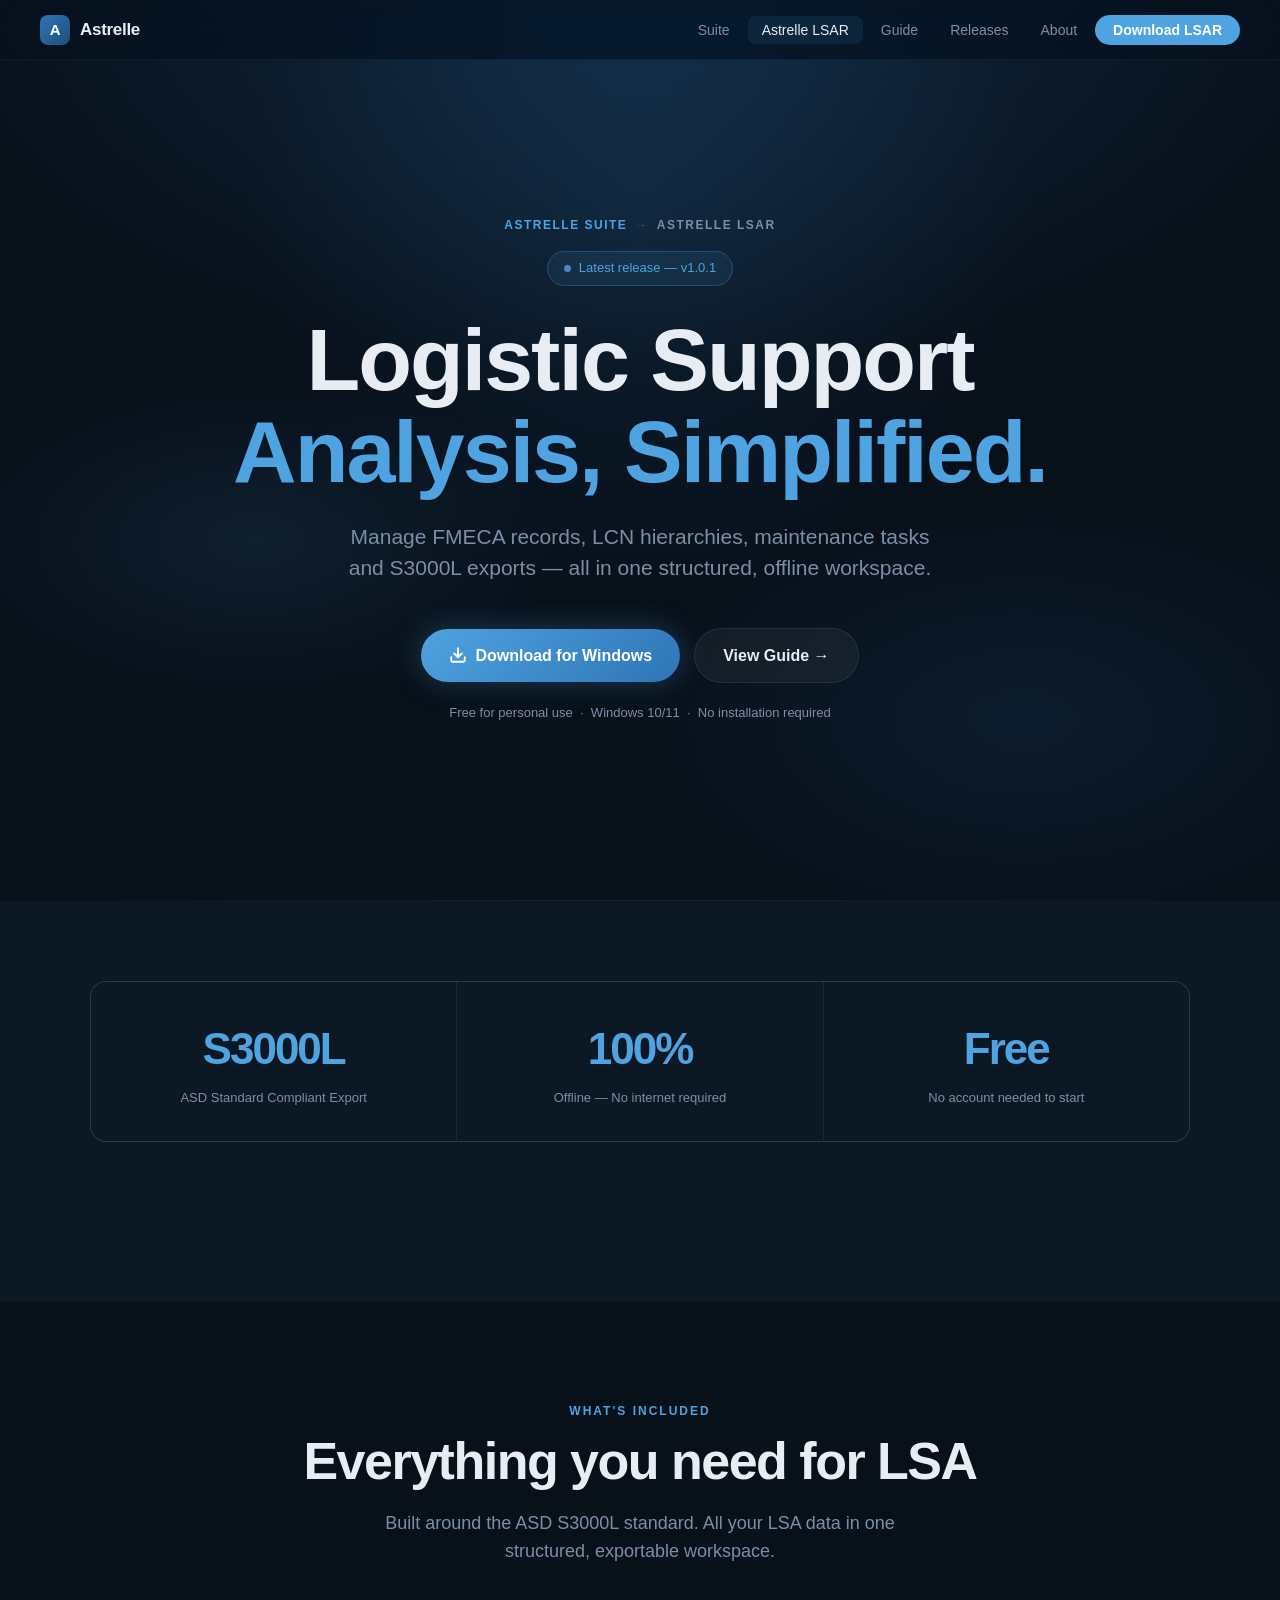
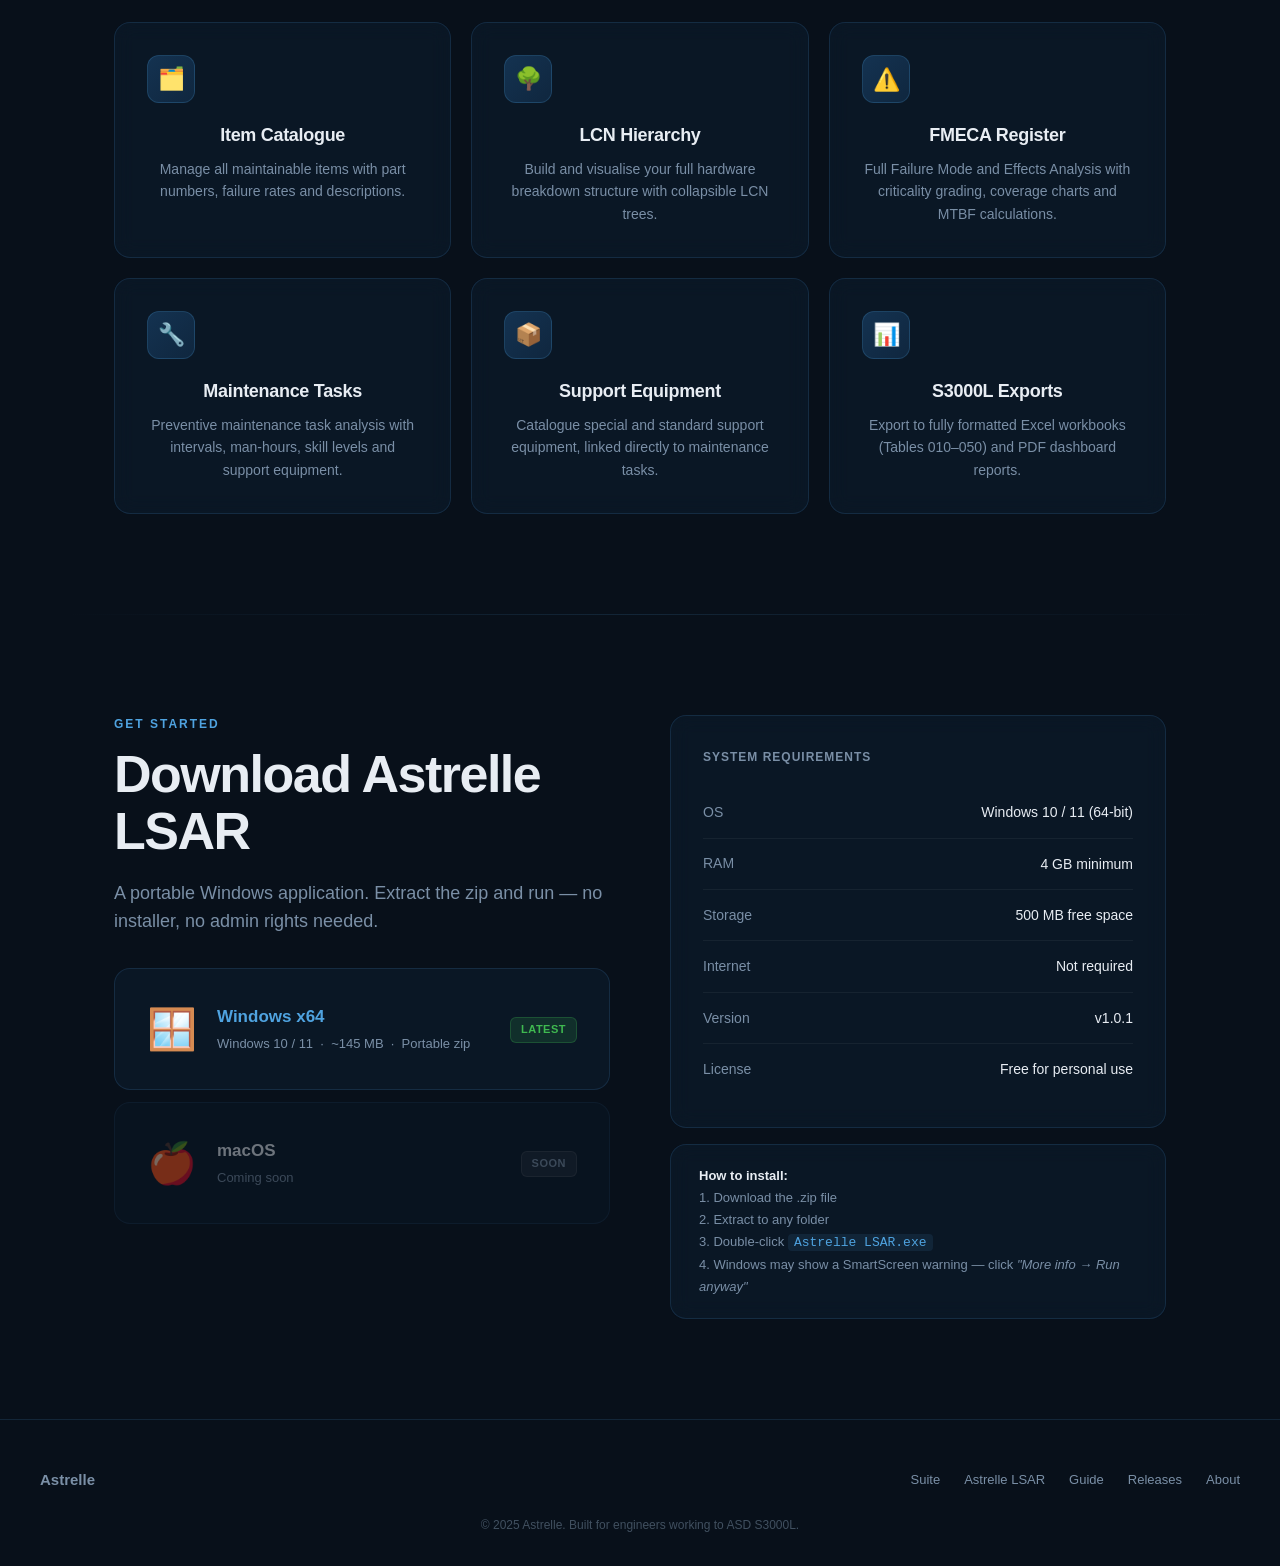
<file: lsar.html>
<!DOCTYPE html>
<html lang="en">
<head>
  <meta charset="UTF-8">
  <meta name="viewport" content="width=device-width, initial-scale=1.0">
  <title>Astrelle LSAR — Logistic Support Analysis Record</title>
  <link rel="stylesheet" href="css/style.css">
  <style>
    .os-card {
      background: var(--glass);
      border: 1px solid var(--border);
      border-radius: var(--radius);
      padding: 28px 32px;
      display: flex; align-items: center; gap: 20px;
      transition: all .25s; cursor: pointer;
    }
    .os-card:hover {
      border-color: rgba(79,163,224,0.4);
      transform: translateY(-3px);
      box-shadow: 0 16px 48px rgba(0,0,0,0.3);
    }
    .os-icon { font-size: 40px; flex-shrink: 0; }
    .os-info h3 { font-size: 17px; font-weight: 600; margin-bottom: 4px; }
    .os-info p  { font-size: 13px; color: var(--muted); }
    .os-badge   { margin-left: auto; }

    .spec-row {
      display: flex; justify-content: space-between; align-items: center;
      padding: 14px 0;
      border-bottom: 1px solid rgba(255,255,255,0.05);
      font-size: 14px;
    }
    .spec-row:last-child { border-bottom: none; }
    .spec-label { color: var(--muted); }
    .spec-value { font-weight: 500; color: var(--text); }

    .stats-row {
      display: grid; grid-template-columns: repeat(3,1fr); gap: 1px;
      background: var(--border);
      border: 1px solid var(--border);
      border-radius: var(--radius);
      overflow: hidden;
      margin-bottom: 80px;
    }
    .stat {
      background: var(--bg2);
      padding: 32px 24px; text-align: center;
    }
    .stat-num { font-size: 44px; font-weight: 700; letter-spacing: -2px; color: var(--accent); }
    .stat-label { font-size: 13px; color: var(--muted); margin-top: 4px; }

    .product-hero-badge {
      display: inline-flex; align-items: center; gap: 8px;
      font-size: 12px; font-weight: 700; letter-spacing: 1.5px;
      text-transform: uppercase; color: var(--muted);
      margin-bottom: 16px;
    }
    .product-hero-badge a { color: var(--accent); }
    .product-hero-badge a:hover { color: var(--accent2); }
  </style>
</head>
<body>

<nav class="nav">
  <a href="index.html" class="nav-logo">
    <div class="nav-logo-icon">A</div>
    Astrelle
  </a>
  <ul class="nav-links">
    <li><a href="index.html">Suite</a></li>
    <li><a href="lsar.html">Astrelle LSAR</a></li>
    <li><a href="guide.html">Guide</a></li>
    <li><a href="releases.html">Releases</a></li>
    <li><a href="about.html">About</a></li>
    <li><a href="#download" class="nav-cta">Download LSAR</a></li>
  </ul>
</nav>

<!-- Hero -->
<section class="hero">
  <div class="hero-bg"></div>
  <div class="hero-glow"></div>

  <div class="product-hero-badge reveal">
    <a href="index.html">Astrelle Suite</a>
    <span style="color:rgba(255,255,255,0.2);">→</span>
    <span>Astrelle LSAR</span>
  </div>

  <div class="hero-badge reveal">
    <span class="hero-badge-dot"></span>
    Latest release — v1.0.1
  </div>

  <h1>Logistic Support<br><span>Analysis, Simplified.</span></h1>
  <p class="hero-sub">Manage FMECA records, LCN hierarchies, maintenance tasks and S3000L exports — all in one structured, offline workspace.</p>

  <div class="hero-actions">
    <a href="#download" class="btn btn-primary">
      <svg width="18" height="18" viewBox="0 0 24 24" fill="none" stroke="currentColor" stroke-width="2.5" stroke-linecap="round" stroke-linejoin="round"><path d="M21 15v4a2 2 0 0 1-2 2H5a2 2 0 0 1-2-2v-4"/><polyline points="7 10 12 15 17 10"/><line x1="12" y1="15" x2="12" y2="3"/></svg>
      Download for Windows
    </a>
    <a href="guide.html" class="btn btn-secondary">View Guide →</a>
  </div>
  <p class="hero-meta">Free for personal use &nbsp;·&nbsp; Windows 10/11 &nbsp;·&nbsp; No installation required</p>
</section>

<div class="divider"></div>

<!-- Stats -->
<div class="band">
  <div class="band-inner">
    <div class="stats-row reveal">
      <div class="stat">
        <div class="stat-num">S3000L</div>
        <div class="stat-label">ASD Standard Compliant Export</div>
      </div>
      <div class="stat">
        <div class="stat-num">100%</div>
        <div class="stat-label">Offline — No internet required</div>
      </div>
      <div class="stat">
        <div class="stat-num">Free</div>
        <div class="stat-label">No account needed to start</div>
      </div>
    </div>
  </div>
</div>

<!-- Features -->
<section class="section text-center">
  <p class="section-eyebrow reveal">What's included</p>
  <h2 class="section-title reveal">Everything you need for LSA</h2>
  <p class="section-sub reveal">Built around the ASD S3000L standard. All your LSA data in one structured, exportable workspace.</p>

  <div class="grid-3">
    <div class="card reveal reveal-delay-1">
      <div class="card-icon">🗂️</div>
      <h3>Item Catalogue</h3>
      <p>Manage all maintainable items with part numbers, failure rates and descriptions.</p>
    </div>
    <div class="card reveal reveal-delay-2">
      <div class="card-icon">🌳</div>
      <h3>LCN Hierarchy</h3>
      <p>Build and visualise your full hardware breakdown structure with collapsible LCN trees.</p>
    </div>
    <div class="card reveal reveal-delay-3">
      <div class="card-icon">⚠️</div>
      <h3>FMECA Register</h3>
      <p>Full Failure Mode and Effects Analysis with criticality grading, coverage charts and MTBF calculations.</p>
    </div>
    <div class="card reveal reveal-delay-1">
      <div class="card-icon">🔧</div>
      <h3>Maintenance Tasks</h3>
      <p>Preventive maintenance task analysis with intervals, man-hours, skill levels and support equipment.</p>
    </div>
    <div class="card reveal reveal-delay-2">
      <div class="card-icon">📦</div>
      <h3>Support Equipment</h3>
      <p>Catalogue special and standard support equipment, linked directly to maintenance tasks.</p>
    </div>
    <div class="card reveal reveal-delay-3">
      <div class="card-icon">📊</div>
      <h3>S3000L Exports</h3>
      <p>Export to fully formatted Excel workbooks (Tables 010–050) and PDF dashboard reports.</p>
    </div>
  </div>
</section>

<div class="divider"></div>

<!-- Download -->
<section class="section" id="download">
  <div class="grid-2" style="align-items:start; gap:60px;">
    <div>
      <p class="section-eyebrow reveal">Get started</p>
      <h2 class="section-title reveal">Download Astrelle LSAR</h2>
      <p class="section-sub reveal" style="margin-bottom:32px;">A portable Windows application. Extract the zip and run — no installer, no admin rights needed.</p>

      <div style="display:flex; flex-direction:column; gap:12px;">
        <a href="https://github.com/sebastianolofsson23/lsartool/releases/download/v1.0.1/Astrelle-LSAR-win-x64.zip" class="os-card reveal" download>
          <div class="os-icon">🪟</div>
          <div class="os-info">
            <h3>Windows x64</h3>
            <p>Windows 10 / 11 &nbsp;·&nbsp; ~145 MB &nbsp;·&nbsp; Portable zip</p>
          </div>
          <div class="os-badge"><span class="tag tag-green">Latest</span></div>
        </a>
        <div class="os-card reveal reveal-delay-1" style="opacity:.45; cursor:not-allowed; pointer-events:none;">
          <div class="os-icon">🍎</div>
          <div class="os-info">
            <h3>macOS</h3>
            <p>Coming soon</p>
          </div>
          <div class="os-badge"><span class="tag tag-gray">Soon</span></div>
        </div>
      </div>
    </div>

    <div class="reveal reveal-delay-2">
      <div class="card">
        <h3 style="margin-bottom:20px; font-size:12px; color:var(--muted); font-weight:700; text-transform:uppercase; letter-spacing:1px;">System Requirements</h3>
        <div class="spec-row"><span class="spec-label">OS</span><span class="spec-value">Windows 10 / 11 (64-bit)</span></div>
        <div class="spec-row"><span class="spec-label">RAM</span><span class="spec-value">4 GB minimum</span></div>
        <div class="spec-row"><span class="spec-label">Storage</span><span class="spec-value">500 MB free space</span></div>
        <div class="spec-row"><span class="spec-label">Internet</span><span class="spec-value">Not required</span></div>
        <div class="spec-row"><span class="spec-label">Version</span><span class="spec-value">v1.0.1</span></div>
        <div class="spec-row"><span class="spec-label">License</span><span class="spec-value">Free for personal use</span></div>
      </div>

      <div class="card" style="margin-top:16px; padding:20px 28px;">
        <p style="font-size:13px; color:var(--muted); line-height:1.7;">
          <strong style="color:var(--text);">How to install:</strong><br>
          1. Download the .zip file<br>
          2. Extract to any folder<br>
          3. Double-click <code style="color:var(--accent); background:rgba(79,163,224,0.1); padding:1px 6px; border-radius:4px;">Astrelle LSAR.exe</code><br>
          4. Windows may show a SmartScreen warning — click <em>"More info → Run anyway"</em>
        </p>
      </div>
    </div>
  </div>
</section>

<footer>
  <div class="footer-logo">Astrelle</div>
  <div class="footer-links">
    <a href="index.html">Suite</a>
    <a href="lsar.html">Astrelle LSAR</a>
    <a href="guide.html">Guide</a>
    <a href="releases.html">Releases</a>
    <a href="about.html">About</a>
  </div>
  <p class="footer-copy">© 2025 Astrelle. Built for engineers working to ASD S3000L.</p>
</footer>

<script src="js/main.js"></script>
</body>
</html>
</file>
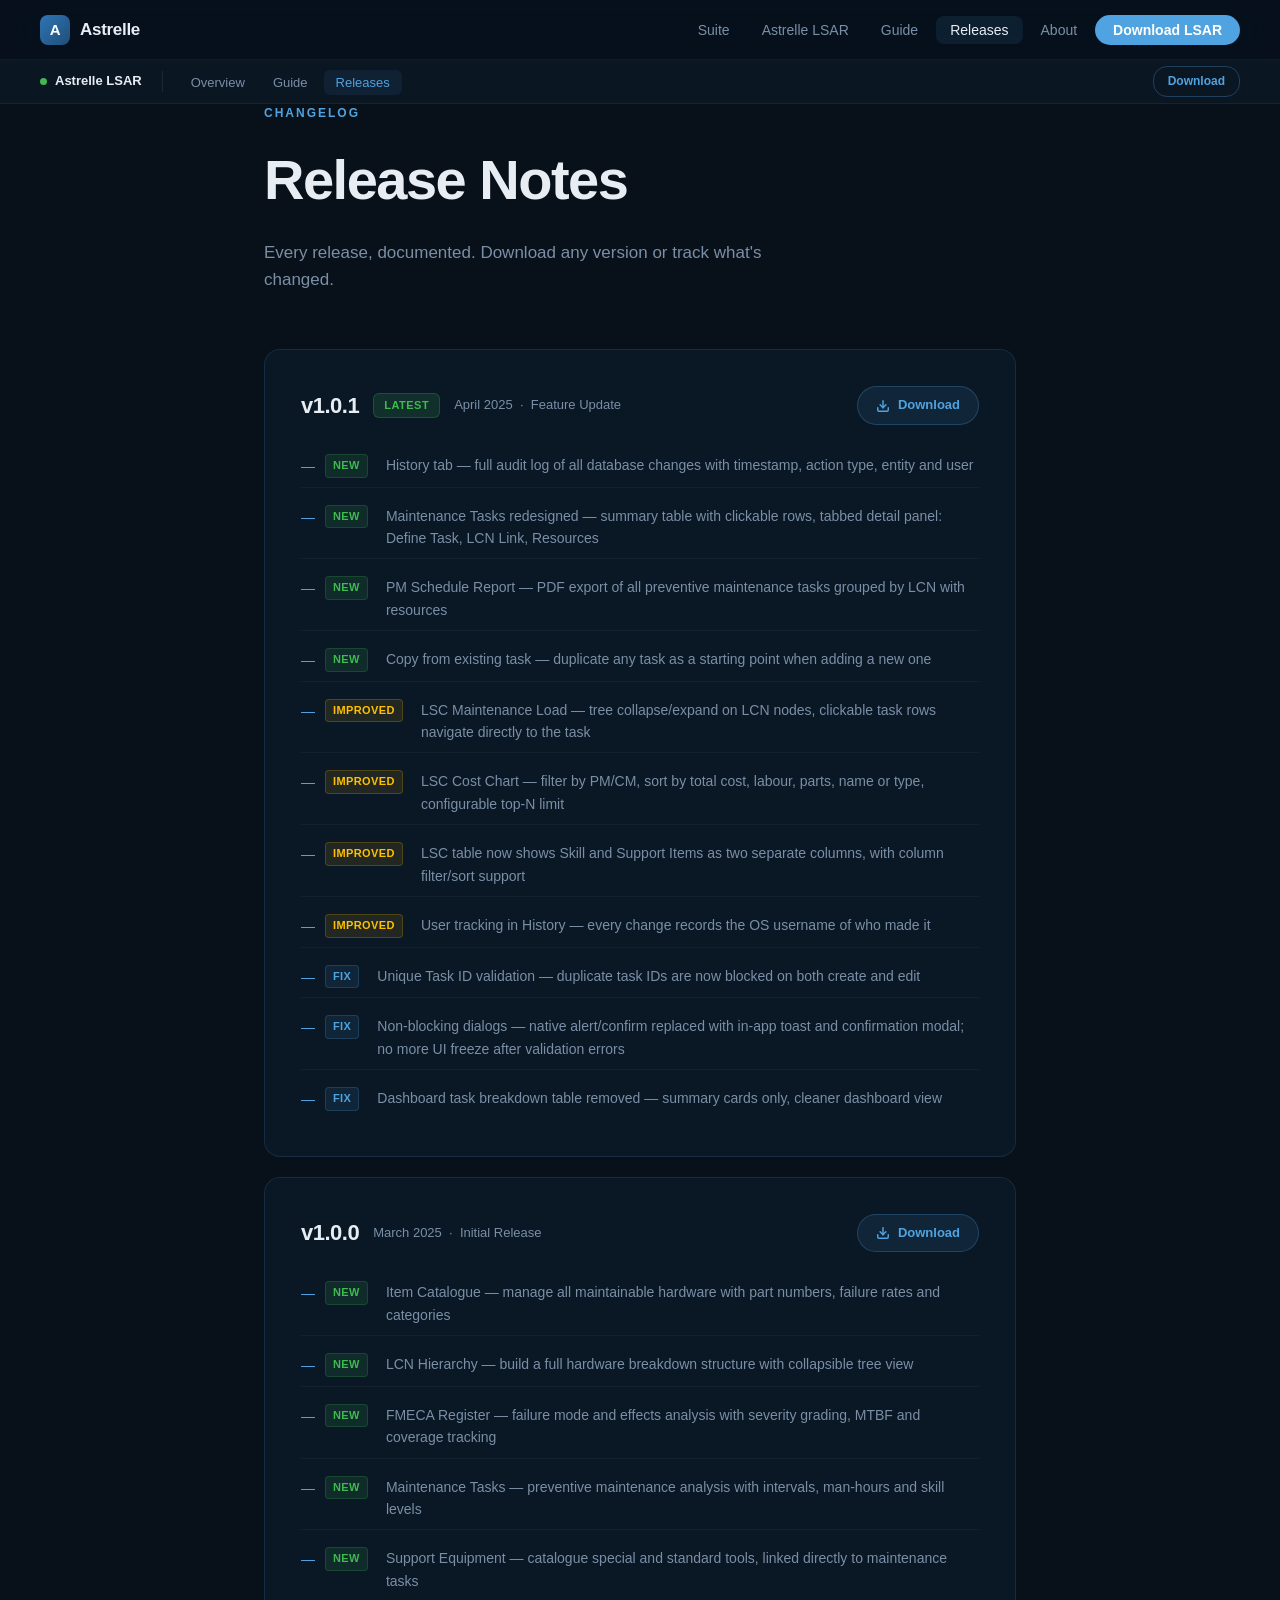
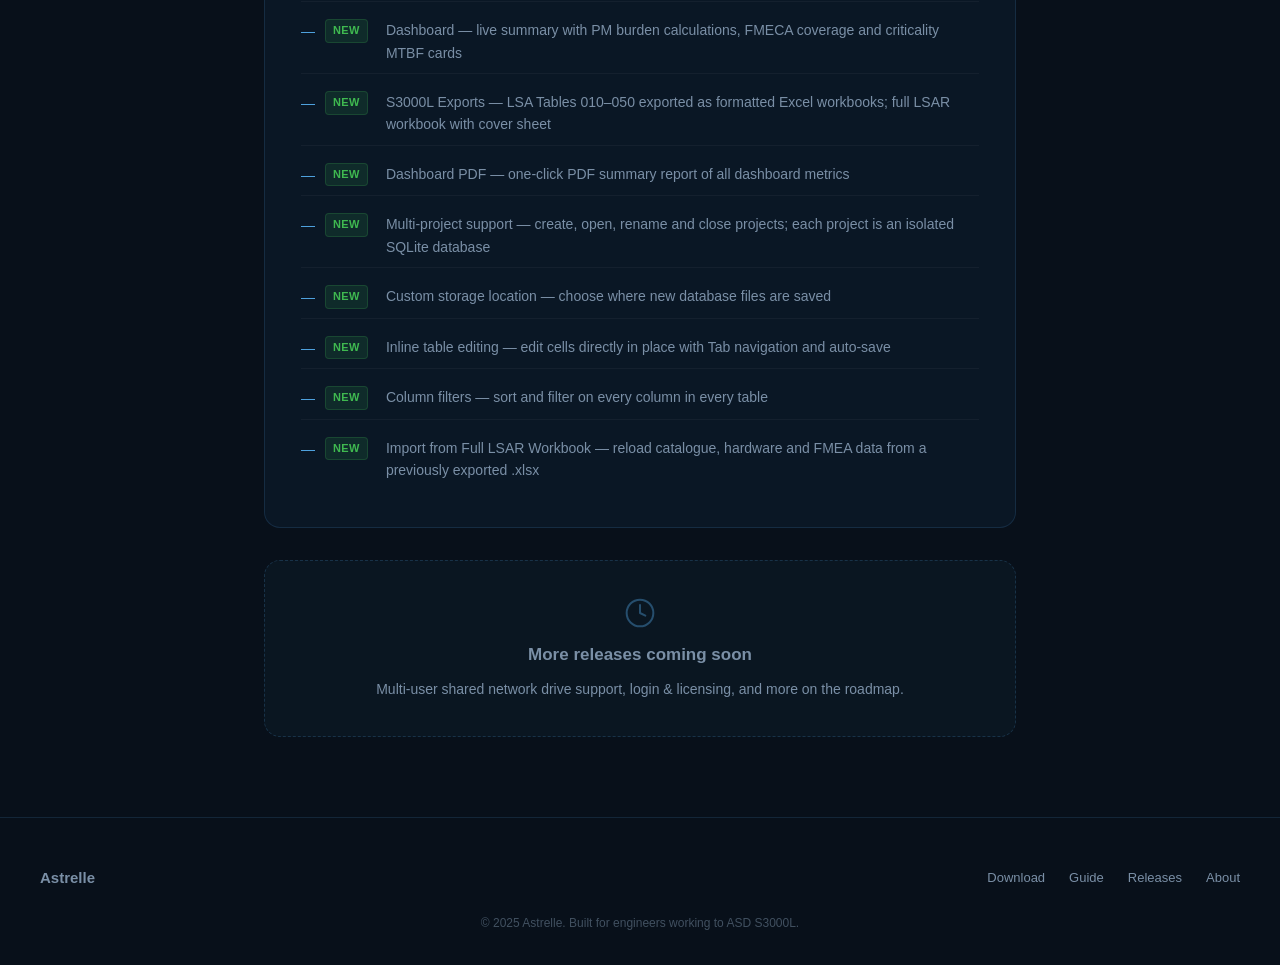
<file: releases.html>
<!DOCTYPE html>
<html lang="en">
<head>
  <meta charset="UTF-8">
  <meta name="viewport" content="width=device-width, initial-scale=1.0">
  <title>Astrelle — Releases</title>
  <link rel="stylesheet" href="css/style.css">
  <style>
    .releases-layout {
      max-width: 800px;
      margin: 0 auto;
      padding: 120px 24px 80px;
    }
    .releases-header {
      margin-bottom: 56px;
    }
    .release-tag-row {
      display: flex; align-items: center; gap: 10px;
      margin-bottom: 8px;
    }
    .release-category {
      display: inline-flex; align-items: center; gap: 6px;
      font-size: 12px; font-weight: 700; letter-spacing: .5px;
      text-transform: uppercase;
    }
    .release-category.feat { color: #3fb950; }
    .release-category.fix  { color: var(--accent); }
    .release-category.impr { color: var(--gold); }
    .release-category.feat::before { content: ''; width:7px;height:7px;border-radius:50%;background:#3fb950;display:inline-block; }
    .release-category.fix::before  { content: ''; width:7px;height:7px;border-radius:50%;background:var(--accent);display:inline-block; }
    .release-category.impr::before { content: ''; width:7px;height:7px;border-radius:50%;background:var(--gold);display:inline-block; }

    .release-list li {
      padding: 9px 0;
    }
    .release-list li span.li-cat {
      display: inline-block;
      font-size: 11px; font-weight: 700; letter-spacing: .4px;
      text-transform: uppercase;
      padding: 2px 7px; border-radius: 4px;
      margin-right: 8px;
      vertical-align: middle;
    }
    .li-cat.feat { background: rgba(63,185,80,0.12); color: #3fb950; border: 1px solid rgba(63,185,80,0.2); }
    .li-cat.fix  { background: rgba(79,163,224,0.1); color: var(--accent); border: 1px solid rgba(79,163,224,0.2); }
    .li-cat.impr { background: rgba(255,192,0,0.1); color: var(--gold); border: 1px solid rgba(255,192,0,0.2); }

    .download-btn {
      display: inline-flex; align-items: center; gap: 8px;
      background: rgba(79,163,224,0.1);
      border: 1px solid rgba(79,163,224,0.25);
      color: var(--accent);
      padding: 8px 18px; border-radius: 20px;
      font-size: 13px; font-weight: 600;
      transition: all .2s;
    }
    .download-btn:hover {
      background: rgba(79,163,224,0.18);
      color: var(--accent2);
      transform: translateY(-1px);
    }

    .future-card {
      background: rgba(79,163,224,0.04);
      border: 1px dashed rgba(79,163,224,0.2);
      border-radius: var(--radius);
      padding: 36px;
      text-align: center;
      margin-top: 12px;
    }
    .future-card p { font-size: 14px; color: var(--muted); margin-top: 10px; }
  </style>
</head>
<body>

<nav class="nav">
  <a href="index.html" class="nav-logo">
    <div class="nav-logo-icon">A</div>
    Astrelle
  </a>
  <ul class="nav-links">
    <li><a href="index.html">Suite</a></li>
    <li><a href="lsar.html">Astrelle LSAR</a></li>
    <li><a href="guide.html">Guide</a></li>
    <li><a href="releases.html">Releases</a></li>
    <li><a href="about.html">About</a></li>
    <li><a href="lsar.html#download" class="nav-cta">Download LSAR</a></li>
  </ul>
</nav>

<nav class="product-nav">
  <div class="product-nav-label">
    <span class="pnav-dot"></span>
    Astrelle LSAR
  </div>
  <ul class="product-nav-links">
    <li><a href="lsar.html">Overview</a></li>
    <li><a href="guide.html">Guide</a></li>
    <li><a href="releases.html" class="active">Releases</a></li>
  </ul>
  <a href="lsar.html#download" class="product-nav-cta">Download</a>
</nav>

<div class="releases-layout has-product-nav">

  <div class="releases-header reveal">
    <p class="section-eyebrow">Changelog</p>
    <h1 style="font-size:clamp(36px,6vw,56px); font-weight:700; letter-spacing:-1.5px; margin-bottom:14px;">Release Notes</h1>
    <p style="font-size:17px; color:var(--muted); max-width:520px; line-height:1.6;">Every release, documented. Download any version or track what's changed.</p>
  </div>

  <!-- v1.0.1 -->
  <div class="release reveal">
    <div class="release-header">
      <span class="release-version">v1.0.1</span>
      <span class="tag tag-green">Latest</span>
      <span class="release-date">April 2025 &nbsp;·&nbsp; Feature Update</span>
      <a href="https://github.com/sebastianolofsson23/lsartool/releases/download/v1.0.1/Astrelle-LSAR-win-x64.zip" class="download-btn" download style="margin-left:auto;">
        <svg width="14" height="14" viewBox="0 0 24 24" fill="none" stroke="currentColor" stroke-width="2.5" stroke-linecap="round" stroke-linejoin="round"><path d="M21 15v4a2 2 0 0 1-2 2H5a2 2 0 0 1-2-2v-4"/><polyline points="7 10 12 15 17 10"/><line x1="12" y1="15" x2="12" y2="3"/></svg>
        Download
      </a>
    </div>

    <ul class="release-list">
      <li>
        <span class="li-cat feat">New</span>
        History tab — full audit log of all database changes with timestamp, action type, entity and user
      </li>
      <li>
        <span class="li-cat feat">New</span>
        Maintenance Tasks redesigned — summary table with clickable rows, tabbed detail panel: Define Task, LCN Link, Resources
      </li>
      <li>
        <span class="li-cat feat">New</span>
        PM Schedule Report — PDF export of all preventive maintenance tasks grouped by LCN with resources
      </li>
      <li>
        <span class="li-cat feat">New</span>
        Copy from existing task — duplicate any task as a starting point when adding a new one
      </li>
      <li>
        <span class="li-cat impr">Improved</span>
        LSC Maintenance Load — tree collapse/expand on LCN nodes, clickable task rows navigate directly to the task
      </li>
      <li>
        <span class="li-cat impr">Improved</span>
        LSC Cost Chart — filter by PM/CM, sort by total cost, labour, parts, name or type, configurable top-N limit
      </li>
      <li>
        <span class="li-cat impr">Improved</span>
        LSC table now shows Skill and Support Items as two separate columns, with column filter/sort support
      </li>
      <li>
        <span class="li-cat impr">Improved</span>
        User tracking in History — every change records the OS username of who made it
      </li>
      <li>
        <span class="li-cat fix">Fix</span>
        Unique Task ID validation — duplicate task IDs are now blocked on both create and edit
      </li>
      <li>
        <span class="li-cat fix">Fix</span>
        Non-blocking dialogs — native alert/confirm replaced with in-app toast and confirmation modal; no more UI freeze after validation errors
      </li>
      <li>
        <span class="li-cat fix">Fix</span>
        Dashboard task breakdown table removed — summary cards only, cleaner dashboard view
      </li>
    </ul>
  </div>

  <!-- v1.0.0 -->
  <div class="release reveal">
    <div class="release-header">
      <span class="release-version">v1.0.0</span>
      <span class="release-date">March 2025 &nbsp;·&nbsp; Initial Release</span>
      <a href="https://github.com/sebastianolofsson23/lsartool/releases/download/v1.0.0/Astrelle-LSAR-win-x64.zip" class="download-btn" download style="margin-left:auto;">
        <svg width="14" height="14" viewBox="0 0 24 24" fill="none" stroke="currentColor" stroke-width="2.5" stroke-linecap="round" stroke-linejoin="round"><path d="M21 15v4a2 2 0 0 1-2 2H5a2 2 0 0 1-2-2v-4"/><polyline points="7 10 12 15 17 10"/><line x1="12" y1="15" x2="12" y2="3"/></svg>
        Download
      </a>
    </div>

    <ul class="release-list">
      <li>
        <span class="li-cat feat">New</span>
        Item Catalogue — manage all maintainable hardware with part numbers, failure rates and categories
      </li>
      <li>
        <span class="li-cat feat">New</span>
        LCN Hierarchy — build a full hardware breakdown structure with collapsible tree view
      </li>
      <li>
        <span class="li-cat feat">New</span>
        FMECA Register — failure mode and effects analysis with severity grading, MTBF and coverage tracking
      </li>
      <li>
        <span class="li-cat feat">New</span>
        Maintenance Tasks — preventive maintenance analysis with intervals, man-hours and skill levels
      </li>
      <li>
        <span class="li-cat feat">New</span>
        Support Equipment — catalogue special and standard tools, linked directly to maintenance tasks
      </li>
      <li>
        <span class="li-cat feat">New</span>
        Dashboard — live summary with PM burden calculations, FMECA coverage and criticality MTBF cards
      </li>
      <li>
        <span class="li-cat feat">New</span>
        S3000L Exports — LSA Tables 010–050 exported as formatted Excel workbooks; full LSAR workbook with cover sheet
      </li>
      <li>
        <span class="li-cat feat">New</span>
        Dashboard PDF — one-click PDF summary report of all dashboard metrics
      </li>
      <li>
        <span class="li-cat feat">New</span>
        Multi-project support — create, open, rename and close projects; each project is an isolated SQLite database
      </li>
      <li>
        <span class="li-cat feat">New</span>
        Custom storage location — choose where new database files are saved
      </li>
      <li>
        <span class="li-cat feat">New</span>
        Inline table editing — edit cells directly in place with Tab navigation and auto-save
      </li>
      <li>
        <span class="li-cat feat">New</span>
        Column filters — sort and filter on every column in every table
      </li>
      <li>
        <span class="li-cat feat">New</span>
        Import from Full LSAR Workbook — reload catalogue, hardware and FMEA data from a previously exported .xlsx
      </li>
    </ul>
  </div>

  <!-- Upcoming -->
  <div class="future-card reveal" style="margin-top:32px;">
    <svg width="32" height="32" viewBox="0 0 24 24" fill="none" stroke="rgba(79,163,224,0.4)" stroke-width="1.5" stroke-linecap="round" stroke-linejoin="round" style="margin:0 auto 12px;display:block;"><circle cx="12" cy="12" r="10"/><polyline points="12 6 12 12 16 14"/></svg>
    <h3 style="font-size:17px; font-weight:600; color:var(--muted);">More releases coming soon</h3>
    <p>Multi-user shared network drive support, login & licensing, and more on the roadmap.</p>
  </div>

</div>

<footer>
  <div class="footer-logo">Astrelle</div>
  <div class="footer-links">
    <a href="index.html">Download</a>
    <a href="guide.html">Guide</a>
    <a href="releases.html">Releases</a>
    <a href="about.html">About</a>
  </div>
  <p class="footer-copy">© 2025 Astrelle. Built for engineers working to ASD S3000L.</p>
</footer>

<script src="js/main.js"></script>
</body>
</html>
</file>
<file: css/style.css>
/* ── Reset & Base ─────────────────────────────────────────────────────────── */
*, *::before, *::after { box-sizing: border-box; margin: 0; padding: 0; }

:root {
  --bg:        #08101a;
  --bg2:       #0d1825;
  --navy:      #1F4E79;
  --blue:      #2E75B6;
  --accent:    #4fa3e0;
  --accent2:   #58c4f5;
  --gold:      #FFC000;
  --text:      #e8edf3;
  --muted:     #7a8fa6;
  --border:    rgba(79,163,224,0.15);
  --glass:     rgba(31,78,121,0.12);
  --radius:    16px;
  --font:      -apple-system, BlinkMacSystemFont, 'SF Pro Display', 'Segoe UI', 'Helvetica Neue', Arial, sans-serif;
}

html { scroll-behavior: smooth; font-size: 16px; }

body {
  background: var(--bg);
  color: var(--text);
  font-family: var(--font);
  line-height: 1.6;
  -webkit-font-smoothing: antialiased;
  overflow-x: hidden;
}

a { color: var(--accent); text-decoration: none; transition: color .2s; }
a:hover { color: var(--accent2); }

img { max-width: 100%; display: block; }

/* ── Nav ──────────────────────────────────────────────────────────────────── */
.nav {
  position: fixed; top: 0; left: 0; right: 0; z-index: 100;
  display: flex; align-items: center; justify-content: space-between;
  padding: 0 40px;
  height: 60px;
  background: rgba(8,16,26,0.7);
  backdrop-filter: blur(20px) saturate(180%);
  -webkit-backdrop-filter: blur(20px) saturate(180%);
  border-bottom: 1px solid rgba(79,163,224,0.08);
  transition: background .3s;
}
.nav.scrolled { background: rgba(8,16,26,0.92); }

.nav-logo {
  display: flex; align-items: center; gap: 10px;
  font-size: 17px; font-weight: 700; color: var(--text);
  letter-spacing: -0.3px;
}
.nav-logo-icon {
  width: 30px; height: 30px; border-radius: 8px;
  background: linear-gradient(135deg, #2E75B6, #1F4E79);
  display: flex; align-items: center; justify-content: center;
  font-size: 15px; font-weight: 900; color: #fff;
  flex-shrink: 0;
}

.nav-links {
  display: flex; align-items: center; gap: 4px;
  list-style: none;
}
.nav-links a {
  padding: 6px 14px; border-radius: 8px;
  font-size: 14px; font-weight: 500; color: var(--muted);
  transition: color .2s, background .2s;
}
.nav-links a:hover, .nav-links a.active {
  color: var(--text); background: rgba(79,163,224,0.1);
}

.nav-cta {
  background: var(--accent) !important;
  color: #fff !important;
  padding: 7px 18px !important;
  border-radius: 20px !important;
  font-weight: 600 !important;
  transition: background .2s, transform .15s !important;
}
.nav-cta:hover { background: var(--accent2) !important; transform: scale(1.03); }

/* ── Product sub-nav ──────────────────────────────────────────────────────── */
.product-nav {
  position: fixed; top: 60px; left: 0; right: 0; z-index: 99;
  display: flex; align-items: center;
  padding: 0 40px;
  height: 44px;
  background: rgba(13,24,37,0.85);
  backdrop-filter: blur(20px) saturate(180%);
  -webkit-backdrop-filter: blur(20px) saturate(180%);
  border-bottom: 1px solid rgba(79,163,224,0.1);
  gap: 0;
}
.product-nav-label {
  display: flex; align-items: center; gap: 8px;
  font-size: 13px; font-weight: 700; color: var(--text);
  padding-right: 20px;
  border-right: 1px solid rgba(255,255,255,0.08);
  margin-right: 16px;
  white-space: nowrap;
}
.product-nav-label .pnav-dot {
  width: 7px; height: 7px; border-radius: 50%;
  background: #3fb950;
  flex-shrink: 0;
}
.product-nav-links {
  display: flex; align-items: center; gap: 4px;
  list-style: none;
  flex: 1;
}
.product-nav-links a {
  font-size: 13px; color: var(--muted);
  padding: 5px 12px; border-radius: 6px;
  transition: all .2s;
}
.product-nav-links a:hover { color: var(--text); background: rgba(255,255,255,0.05); }
.product-nav-links a.active { color: var(--accent); background: rgba(79,163,224,0.08); font-weight: 500; }
.product-nav-cta {
  font-size: 12px; font-weight: 600; color: var(--accent) !important;
  border: 1px solid rgba(79,163,224,0.3);
  padding: 5px 14px !important; border-radius: 14px;
  transition: all .2s !important;
}
.product-nav-cta:hover {
  background: rgba(79,163,224,0.1) !important;
  border-color: rgba(79,163,224,0.5) !important;
}

/* when product-nav is present, push content down further */
.has-product-nav { padding-top: 104px !important; }

@media (max-width: 640px) {
  .product-nav { padding: 0 16px; }
  .product-nav-label { display: none; }
}

/* ── Hero ─────────────────────────────────────────────────────────────────── */
.hero {
  min-height: 100vh;
  display: flex; flex-direction: column;
  align-items: center; justify-content: center;
  text-align: center;
  padding: 120px 24px 80px;
  position: relative;
  overflow: hidden;
}

.hero-bg {
  position: absolute; inset: 0; z-index: 0;
  background:
    radial-gradient(ellipse 80% 60% at 50% 0%, rgba(46,117,182,0.25) 0%, transparent 70%),
    radial-gradient(ellipse 50% 40% at 80% 80%, rgba(31,78,121,0.2) 0%, transparent 60%),
    radial-gradient(ellipse 40% 30% at 20% 60%, rgba(79,163,224,0.1) 0%, transparent 60%);
}

.hero-glow {
  position: absolute; top: -200px; left: 50%; transform: translateX(-50%);
  width: 800px; height: 800px; border-radius: 50%;
  background: radial-gradient(circle, rgba(46,117,182,0.15) 0%, transparent 70%);
  pointer-events: none;
  animation: pulse 6s ease-in-out infinite;
}
@keyframes pulse { 0%,100% { opacity:.6; transform:translateX(-50%) scale(1); } 50% { opacity:1; transform:translateX(-50%) scale(1.08); } }

.hero-badge {
  display: inline-flex; align-items: center; gap: 8px;
  background: rgba(79,163,224,0.1);
  border: 1px solid rgba(79,163,224,0.25);
  border-radius: 20px;
  padding: 6px 16px;
  font-size: 13px; font-weight: 500; color: var(--accent);
  margin-bottom: 28px;
  position: relative; z-index: 1;
}
.hero-badge-dot {
  width: 7px; height: 7px; border-radius: 50%;
  background: var(--accent); opacity: .8;
  animation: blink 2s ease-in-out infinite;
}
@keyframes blink { 0%,100% { opacity:.8; } 50% { opacity:.2; } }

.hero h1 {
  font-size: clamp(48px, 8vw, 88px);
  font-weight: 700;
  letter-spacing: -2px;
  line-height: 1.05;
  color: var(--text);
  position: relative; z-index: 1;
  margin-bottom: 22px;
}
.hero h1 span { color: var(--accent); }

.hero-sub {
  font-size: clamp(17px, 2.5vw, 21px);
  color: var(--muted);
  max-width: 600px;
  position: relative; z-index: 1;
  margin-bottom: 44px;
  font-weight: 400;
  line-height: 1.5;
}

.hero-actions {
  display: flex; align-items: center; gap: 14px; flex-wrap: wrap; justify-content: center;
  position: relative; z-index: 1;
}

.btn {
  display: inline-flex; align-items: center; gap: 8px;
  padding: 14px 28px; border-radius: 30px;
  font-size: 16px; font-weight: 600;
  transition: all .2s; cursor: pointer; border: none;
  text-decoration: none;
}
.btn-primary {
  background: linear-gradient(135deg, var(--accent), var(--blue));
  color: #fff;
  box-shadow: 0 0 30px rgba(79,163,224,0.3);
}
.btn-primary:hover { transform: translateY(-2px); box-shadow: 0 8px 40px rgba(79,163,224,0.45); color: #fff; }

.btn-secondary {
  background: rgba(255,255,255,0.05);
  color: var(--text);
  border: 1px solid var(--border);
}
.btn-secondary:hover { background: rgba(255,255,255,0.1); color: var(--text); transform: translateY(-2px); }

.hero-meta {
  position: relative; z-index: 1;
  margin-top: 20px; font-size: 13px; color: var(--muted);
}

/* ── Section ──────────────────────────────────────────────────────────────── */
.section {
  padding: 100px 24px;
  max-width: 1100px;
  margin: 0 auto;
}
.section-sm { padding: 60px 24px; }
.section-full { max-width: none; padding: 100px 5%; }

.section-eyebrow {
  font-size: 12px; font-weight: 700; letter-spacing: 2px;
  text-transform: uppercase; color: var(--accent);
  margin-bottom: 12px;
}
.section-title {
  font-size: clamp(32px, 5vw, 52px);
  font-weight: 700; letter-spacing: -1.5px; line-height: 1.1;
  margin-bottom: 18px;
}
.section-sub {
  font-size: 18px; color: var(--muted); max-width: 580px;
  line-height: 1.6; margin-bottom: 56px;
}

.text-center { text-align: center; }
.text-center .section-sub { margin: 0 auto 56px; }

/* ── Cards ────────────────────────────────────────────────────────────────── */
.card {
  background: var(--glass);
  border: 1px solid var(--border);
  border-radius: var(--radius);
  padding: 32px;
  transition: transform .25s, border-color .25s, box-shadow .25s;
  backdrop-filter: blur(10px);
}
.card:hover {
  transform: translateY(-4px);
  border-color: rgba(79,163,224,0.35);
  box-shadow: 0 20px 60px rgba(0,0,0,0.3), 0 0 0 1px rgba(79,163,224,0.1);
}

.card-icon {
  width: 48px; height: 48px; border-radius: 12px;
  background: linear-gradient(135deg, rgba(46,117,182,0.3), rgba(31,78,121,0.3));
  border: 1px solid rgba(79,163,224,0.2);
  display: flex; align-items: center; justify-content: center;
  font-size: 22px; margin-bottom: 18px;
}
.card h3 { font-size: 18px; font-weight: 600; margin-bottom: 8px; letter-spacing: -0.3px; }
.card p { font-size: 14px; color: var(--muted); line-height: 1.6; }

.grid-3 { display: grid; grid-template-columns: repeat(3,1fr); gap: 20px; }
.grid-2 { display: grid; grid-template-columns: repeat(2,1fr); gap: 24px; }

/* ── Divider ──────────────────────────────────────────────────────────────── */
.divider {
  height: 1px;
  background: linear-gradient(90deg, transparent, var(--border), transparent);
  margin: 0 5%;
}

/* ── Dark band ────────────────────────────────────────────────────────────── */
.band {
  background: var(--bg2);
  padding: 80px 24px;
}
.band-inner { max-width: 1100px; margin: 0 auto; }

/* ── Tag / badge ──────────────────────────────────────────────────────────── */
.tag {
  display: inline-block;
  padding: 3px 10px; border-radius: 6px;
  font-size: 11px; font-weight: 700; letter-spacing: .5px; text-transform: uppercase;
}
.tag-blue  { background: rgba(46,117,182,0.2); color: var(--accent); border: 1px solid rgba(79,163,224,0.2); }
.tag-gold  { background: rgba(255,192,0,0.15); color: var(--gold);   border: 1px solid rgba(255,192,0,0.25); }
.tag-green { background: rgba(63,185,80,0.15); color: #3fb950;       border: 1px solid rgba(63,185,80,0.25); }
.tag-gray  { background: rgba(255,255,255,0.07); color: var(--muted); border: 1px solid rgba(255,255,255,0.1); }

/* ── Footer ───────────────────────────────────────────────────────────────── */
footer {
  padding: 48px 40px 32px;
  border-top: 1px solid var(--border);
  display: flex; align-items: center; justify-content: space-between;
  flex-wrap: wrap; gap: 16px;
}
.footer-logo { font-size: 15px; font-weight: 700; color: var(--muted); }
.footer-links { display: flex; gap: 24px; }
.footer-links a { font-size: 13px; color: var(--muted); }
.footer-links a:hover { color: var(--text); }
.footer-copy { font-size: 12px; color: rgba(122,143,166,0.5); width: 100%; text-align: center; margin-top: 8px; }

/* ── Scroll reveal ────────────────────────────────────────────────────────── */
.reveal {
  opacity: 0; transform: translateY(30px);
  transition: opacity .7s cubic-bezier(.16,1,.3,1), transform .7s cubic-bezier(.16,1,.3,1);
}
.reveal.visible { opacity: 1; transform: translateY(0); }
.reveal-delay-1 { transition-delay: .1s; }
.reveal-delay-2 { transition-delay: .2s; }
.reveal-delay-3 { transition-delay: .3s; }
.reveal-delay-4 { transition-delay: .4s; }
.reveal-delay-5 { transition-delay: .5s; }

/* ── Steps ────────────────────────────────────────────────────────────────── */
.steps { display: flex; flex-direction: column; gap: 0; }
.step {
  display: flex; gap: 24px; align-items: flex-start;
  padding: 28px 0;
  border-bottom: 1px solid var(--border);
}
.step:last-child { border-bottom: none; }
.step-num {
  width: 38px; height: 38px; border-radius: 50%; flex-shrink: 0;
  background: linear-gradient(135deg, var(--blue), var(--navy));
  display: flex; align-items: center; justify-content: center;
  font-size: 15px; font-weight: 700; color: #fff;
  margin-top: 3px;
}
.step-content h3 { font-size: 17px; font-weight: 600; margin-bottom: 6px; }
.step-content p  { font-size: 14px; color: var(--muted); line-height: 1.6; }

/* ── Changelog ────────────────────────────────────────────────────────────── */
.release {
  padding: 36px;
  background: var(--glass);
  border: 1px solid var(--border);
  border-radius: var(--radius);
  margin-bottom: 20px;
  transition: border-color .2s;
}
.release:hover { border-color: rgba(79,163,224,0.3); }
.release-header { display: flex; align-items: center; gap: 14px; margin-bottom: 20px; flex-wrap: wrap; }
.release-version { font-size: 22px; font-weight: 700; letter-spacing: -0.5px; }
.release-date { font-size: 13px; color: var(--muted); }
.release-list { list-style: none; display: flex; flex-direction: column; gap: 8px; }
.release-list li {
  display: flex; align-items: flex-start; gap: 10px;
  font-size: 14px; color: var(--muted);
  padding: 6px 0; border-bottom: 1px solid rgba(255,255,255,0.04);
}
.release-list li:last-child { border-bottom: none; }
.release-list li::before { content: '—'; color: var(--accent); flex-shrink: 0; margin-top: 1px; }

/* ── About ────────────────────────────────────────────────────────────────── */
.about-hero { padding-top: 140px; padding-bottom: 60px; }
.standard-card {
  background: linear-gradient(135deg, rgba(31,78,121,0.25), rgba(46,117,182,0.1));
  border: 1px solid rgba(79,163,224,0.2);
  border-radius: var(--radius);
  padding: 40px;
}

/* ── Responsive ───────────────────────────────────────────────────────────── */
@media (max-width: 768px) {
  .nav { padding: 0 20px; }
  .nav-links { display: none; }
  .grid-3, .grid-2 { grid-template-columns: 1fr; }
  .section { padding: 70px 20px; }
  footer { flex-direction: column; text-align: center; }
  .footer-links { justify-content: center; }
}
</file>
